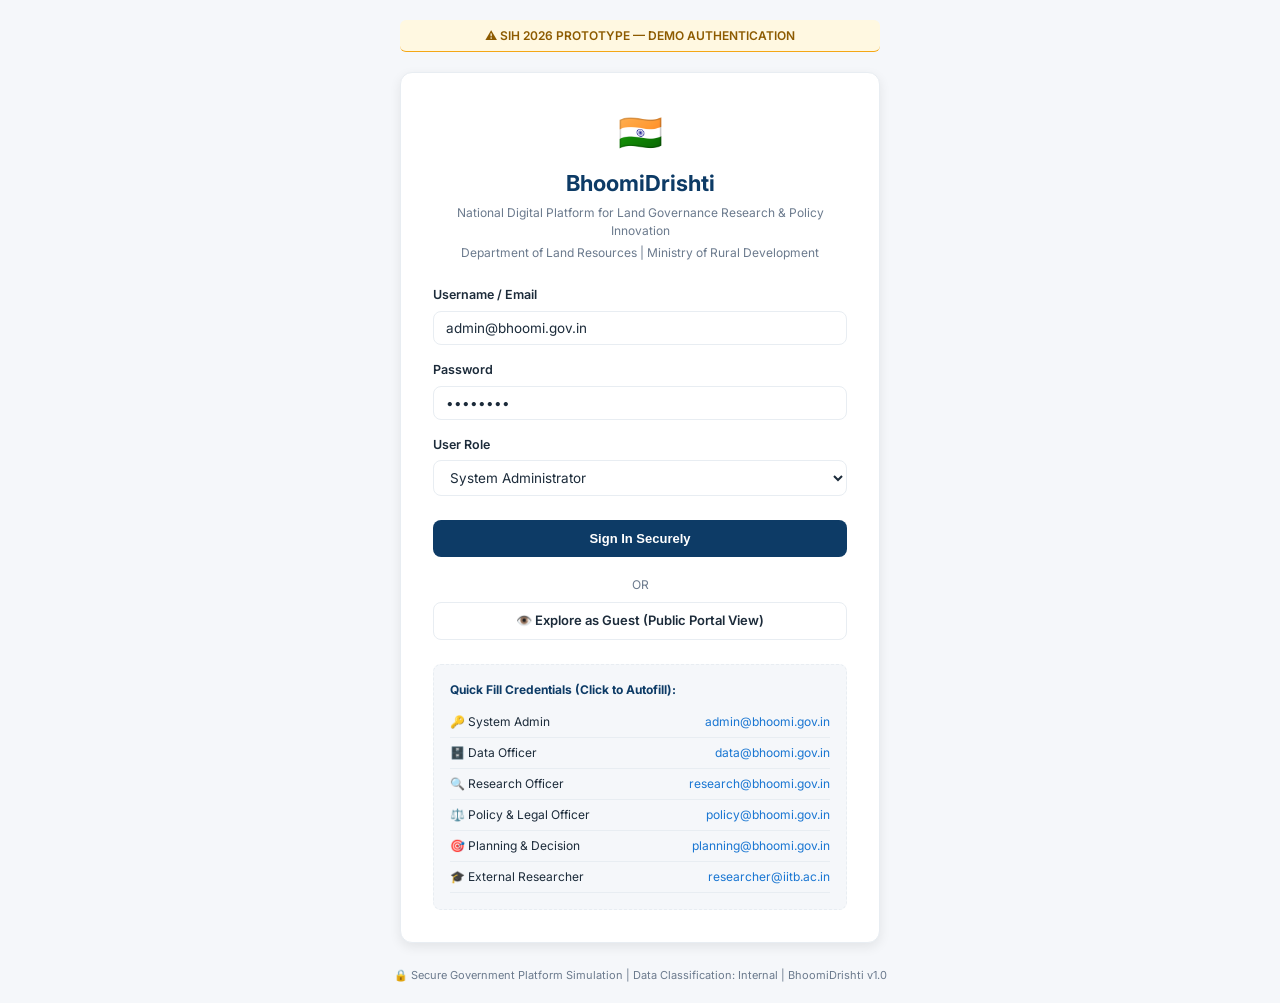
<file: index.html>
<!DOCTYPE html>
<html lang="en">
<head>
  <meta charset="UTF-8">
  <meta name="viewport" content="width=device-width, initial-scale=1.0">
  <title>BhoomiDrishti — Secure Portal Sign In</title>
  <link rel="preconnect" href="https://fonts.googleapis.com">
  <link rel="preconnect" href="https://fonts.gstatic.com" crossorigin>
  <link href="https://fonts.googleapis.com/css2?family=Inter:wght@400;500;600;700&display=swap" rel="stylesheet">
  <link rel="stylesheet" href="css/style.css">
  <style>
    body {
      background-color: var(--bg-main);
      display: flex;
      flex-direction: column;
      align-items: center;
      justify-content: center;
      min-height: 100vh;
      padding: 20px;
    }
    .login-container {
      width: 100%;
      max-width: 480px;
      background: white;
      border-radius: var(--radius-lg);
      border: 1px solid var(--border-color);
      box-shadow: var(--shadow-md);
      padding: 32px;
    }
    .login-header {
      text-align: center;
      margin-bottom: 24px;
    }
    .login-header .emblem {
      font-size: 36px;
      margin-bottom: 8px;
    }
    .login-header h1 {
      font-size: 22px;
      color: var(--primary-navy);
      font-weight: 700;
    }
    .login-header p {
      font-size: 12px;
      color: var(--text-muted);
      margin-top: 4px;
    }
    .demo-credentials-box {
      margin-top: 24px;
      background: var(--bg-main);
      border: 1px dashed var(--border-color);
      border-radius: var(--radius-md);
      padding: 16px;
      font-size: 12px;
    }
    .demo-credential-row {
      display: flex;
      justify-content: space-between;
      padding: 6px 0;
      border-bottom: 1px solid var(--border-color);
      cursor: pointer;
    }
    .demo-credential-row:hover {
      background: rgba(13, 59, 102, 0.05);
    }
  </style>
</head>
<body>

  <div class="demo-banner" style="position: relative; margin-bottom: 20px; width: 100%; max-width: 480px; border-radius: 6px;">
    ⚠️ SIH 2026 PROTOTYPE — DEMO AUTHENTICATION
  </div>

  <div class="login-container">
    <div class="login-header">
      <div class="emblem">🇮🇳</div>
      <h1>BhoomiDrishti</h1>
      <p>National Digital Platform for Land Governance Research & Policy Innovation</p>
      <p>Department of Land Resources | Ministry of Rural Development</p>
    </div>

    <form id="loginForm" onsubmit="handleLoginSubmit(event)">
      <div class="form-group">
        <label class="form-label" for="email">Username / Email</label>
        <input type="email" id="email" class="form-control" placeholder="e.g. admin@bhoomi.gov.in" required value="admin@bhoomi.gov.in">
      </div>

      <div class="form-group">
        <label class="form-label" for="password">Password</label>
        <input type="password" id="password" class="form-control" required value="Demo@123">
      </div>

      <div class="form-group">
        <label class="form-label" for="role">User Role</label>
        <select id="role" class="form-control" required>
          <option value="admin">System Administrator</option>
          <option value="data">Data & Integration Officer</option>
          <option value="research">Research Officer</option>
          <option value="policy">Policy & Legal Officer</option>
          <option value="decision">Planning & Decision Officer</option>
          <option value="external">External Knowledge Partner</option>
        </select>
      </div>

      <button type="submit" id="submitBtn" class="btn btn-primary btn-block" style="padding: 10px; margin-top: 8px;">
        Sign In Securely
      </button>

      <div style="text-align: center; margin: 16px 0 8px 0;">
        <span style="font-size: 12px; color: var(--text-muted);">OR</span>
      </div>

      <a href="public_portal.html" class="btn btn-secondary btn-block" style="text-align: center; display: block;">
        👁️ Explore as Guest (Public Portal View)
      </a>
    </form>

    <div class="demo-credentials-box">
      <div style="font-weight: 700; color: var(--primary-navy); margin-bottom: 8px;">
        Quick Fill Credentials (Click to Autofill):
      </div>
      <div class="demo-credential-row" onclick="autofill('admin@bhoomi.gov.in', 'admin')">
        <span>🔑 System Admin</span>
        <span style="color: var(--info-blue);">admin@bhoomi.gov.in</span>
      </div>
      <div class="demo-credential-row" onclick="autofill('data@bhoomi.gov.in', 'data')">
        <span>🗄️ Data Officer</span>
        <span style="color: var(--info-blue);">data@bhoomi.gov.in</span>
      </div>
      <div class="demo-credential-row" onclick="autofill('research@bhoomi.gov.in', 'research')">
        <span>🔍 Research Officer</span>
        <span style="color: var(--info-blue);">research@bhoomi.gov.in</span>
      </div>
      <div class="demo-credential-row" onclick="autofill('policy@bhoomi.gov.in', 'policy')">
        <span>⚖️ Policy & Legal Officer</span>
        <span style="color: var(--info-blue);">policy@bhoomi.gov.in</span>
      </div>
      <div class="demo-credential-row" onclick="autofill('planning@bhoomi.gov.in', 'decision')">
        <span>🎯 Planning & Decision</span>
        <span style="color: var(--info-blue);">planning@bhoomi.gov.in</span>
      </div>
      <div class="demo-credential-row" onclick="autofill('researcher@iitb.ac.in', 'external')">
        <span>🎓 External Researcher</span>
        <span style="color: var(--info-blue);">researcher@iitb.ac.in</span>
      </div>
    </div>
  </div>

  <div style="margin-top: 24px; font-size: 11px; color: var(--text-muted); text-align: center;">
    🔒 Secure Government Platform Simulation | Data Classification: Internal | BhoomiDrishti v1.0
  </div>

  <script src="js/mockdata.js"></script>
  <script src="js/auth.js"></script>
  <script>
    function autofill(email, role) {
      document.getElementById('email').value = email;
      document.getElementById('password').value = 'Demo@123';
      document.getElementById('role').value = role;
    }

    function handleLoginSubmit(event) {
      event.preventDefault();
      const email = document.getElementById('email').value;
      const password = document.getElementById('password').value;
      const role = document.getElementById('role').value;
      const btn = document.getElementById('submitBtn');

      btn.innerText = "Authenticating Session...";
      btn.disabled = true;

      setTimeout(() => {
        const result = BhoomiAuth.login(email, password, role);
        if (result.success) {
          window.location.href = result.redirectUrl;
        } else {
          alert(result.message);
          btn.innerText = "Sign In Securely";
          btn.disabled = false;
        }
      }, 600);
    }
  </script>
</body>
</html>
</file>
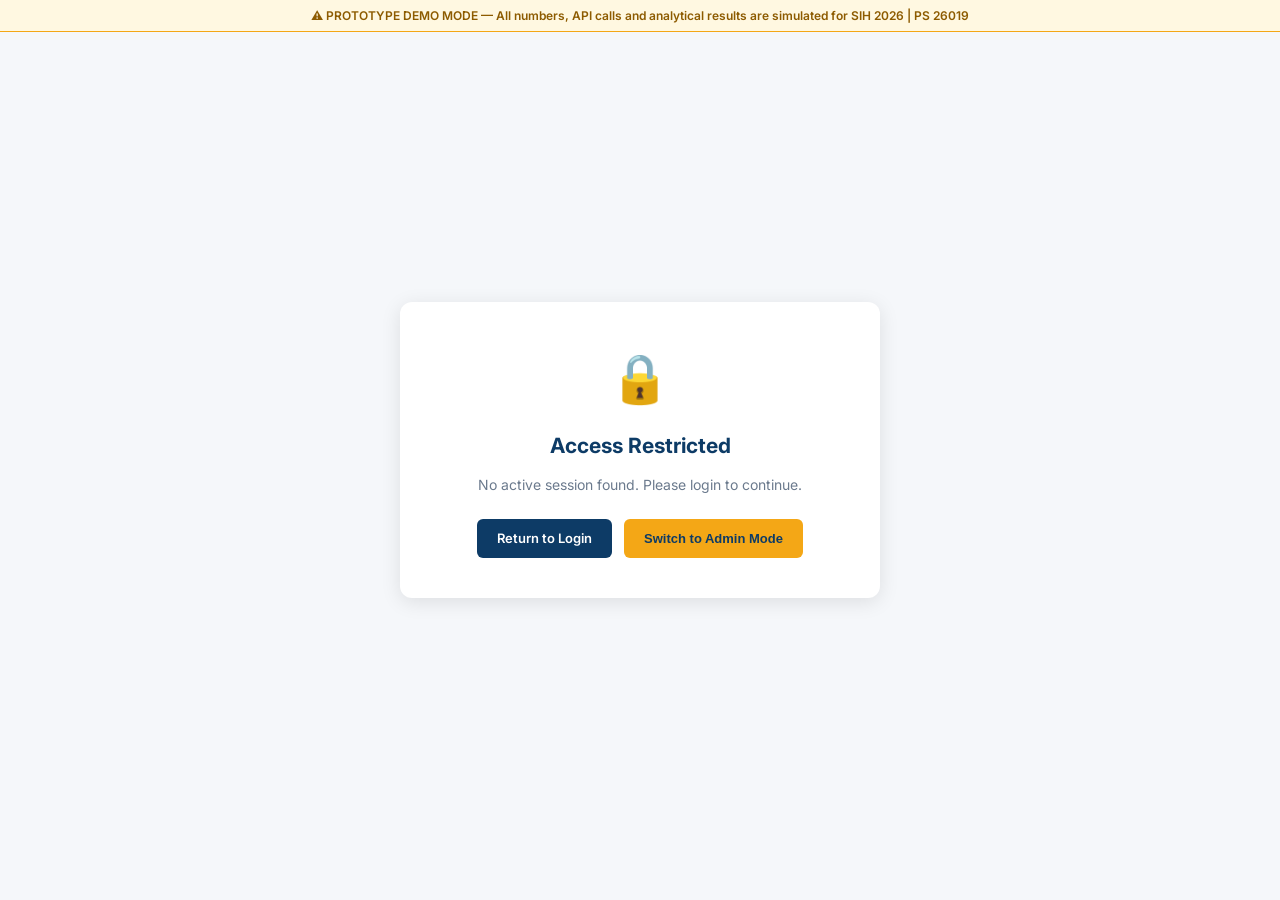
<file: admin_dashboard.html>
<!DOCTYPE html>
<html lang="en">
<head>
  <meta charset="UTF-8">
  <meta name="viewport" content="width=device-width, initial-scale=1.0">
  <title>BhoomiDrishti — System Administrator Portal</title>
  <link rel="preconnect" href="https://fonts.googleapis.com">
  <link rel="preconnect" href="https://fonts.gstatic.com" crossorigin>
  <link href="https://fonts.googleapis.com/css2?family=Inter:wght@400;500;600;700&display=swap" rel="stylesheet">
  <link rel="stylesheet" href="css/style.css">
</head>
<body>

  <div class="layout-container">
    <main class="main-content">
      
      <div class="breadcrumb">
        <a href="admin_dashboard.html">Home</a>
        <span class="breadcrumb-separator">></span>
        <span>System Administration</span>
      </div>

      <div style="display: flex; justify-content: space-between; align-items: center; margin-bottom: 24px;">
        <div>
          <h1 class="page-header-title">System Administrator Dashboard</h1>
          <p class="page-header-subtitle">Platform health, user access controls, integration APIs, and audit trails</p>
        </div>
        <button onclick="openAddUserModal()" class="btn btn-primary">➕ Add Government User</button>
      </div>

      <!-- OVERVIEW STATS -->
      <div class="grid-4">
        <div class="stat-card">
          <span class="stat-header">TOTAL REGISTERED USERS</span>
          <span class="stat-value" id="statUsersCount">47</span>
          <span class="stat-footer trend-up">▲ 6 Added This Month</span>
        </div>
        <div class="stat-card">
          <span class="stat-header">ACTIVE SESSIONS TODAY</span>
          <span class="stat-value">12</span>
          <span class="stat-footer trend-up">🟢 Normal Operations</span>
        </div>
        <div class="stat-card">
          <span class="stat-header">API CALLS PROCESSED</span>
          <span class="stat-value">3,842</span>
          <span class="stat-footer trend-up">▲ 12% vs Yesterday</span>
        </div>
        <div class="stat-card">
          <span class="stat-header">SYSTEM UPTIME</span>
          <span class="stat-value">99.8%</span>
          <span class="stat-footer trend-up">🟢 SLAs Met</span>
        </div>
      </div>

      <!-- USER MANAGEMENT SECTION -->
      <div class="card" id="users">
        <div class="card-header">
          <h3 class="card-title">👥 Government User Directory & RBAC Status</h3>
          <span class="demo-badge">ROLE RESTRICTED</span>
        </div>
        <div class="table-responsive">
          <table class="gov-table" id="usersTable">
            <thead>
              <tr>
                <th>User Name</th>
                <th>Role</th>
                <th>Department / Unit</th>
                <th>Jurisdiction</th>
                <th>Status</th>
                <th>Last Login</th>
                <th>Actions</th>
              </tr>
            </thead>
            <tbody></tbody>
          </table>
        </div>
      </div>

      <!-- API MANAGEMENT & OUTBOUND APIS (REQ 18) -->
      <div class="card" id="apis">
        <div class="card-header">
          <h3 class="card-title">🔌 BhoomiDrishti Outbound APIs (Requirement 18)</h3>
          <span class="demo-badge">SIMULATED API EXPOSURE</span>
        </div>
        <p style="font-size: 13px; color: var(--text-muted); margin-bottom: 16px;">
          Exposed API endpoints for integrating BhoomiDrishti research, GIS layers, and policy digests with external state revenue portals and national databases:
        </p>
        <div id="outboundApisContainer" class="grid-2"></div>
      </div>

      <!-- AUDIT LOGS SECTION -->
      <div class="card" id="audit">
        <div class="card-header">
          <h3 class="card-title">📋 Platform Audit & Activity Logs</h3>
          <button onclick="BhoomiShared.showToast('Audit log exported to CSV.', 'success')" class="btn btn-sm btn-secondary">⬇️ Export Audit Log CSV</button>
        </div>
        <div class="table-responsive">
          <table class="gov-table">
            <thead>
              <tr>
                <th>Timestamp</th>
                <th>User</th>
                <th>Role</th>
                <th>Action</th>
                <th>Resource Target</th>
                <th>Status</th>
              </tr>
            </thead>
            <tbody>
              <tr>
                <td>2026-09-19 14:10:22</td>
                <td>Rajesh Kumar Verma</td>
                <td><span class="status-pill status-info">Admin</span></td>
                <td>USER_LOGIN</td>
                <td>System Admin Portal</td>
                <td><span class="status-pill status-active">Success</span></td>
              </tr>
              <tr>
                <td>2026-09-19 13:45:10</td>
                <td>Priya Sharma</td>
                <td><span class="status-pill status-active">Data</span></td>
                <td>API_SYNC_TRIGGER</td>
                <td>Bhuvan LULC Stream</td>
                <td><span class="status-pill status-active">Success</span></td>
              </tr>
              <tr>
                <td>2026-09-19 12:30:05</td>
                <td>Dr. Anand Mishra</td>
                <td><span class="status-pill status-partial">Research</span></td>
                <td>AI_SYNTHESIS_GENERATE</td>
                <td>Nagpur Project Corridor</td>
                <td><span class="status-pill status-active">Success</span></td>
              </tr>
            </tbody>
          </table>
        </div>
      </div>

    </main>
  </div>

  <script src="js/mockdata.js"></script>
  <script src="js/auth.js"></script>
  <script src="js/shared.js"></script>
  <script src="js/admin.js"></script>
  <script>
    document.addEventListener("DOMContentLoaded", () => {
      BhoomiShared.init("admin_dashboard.html", "overview");
      renderUsersTable();
      renderOutboundApis();
    });
  </script>
</body>
</html>
</file>
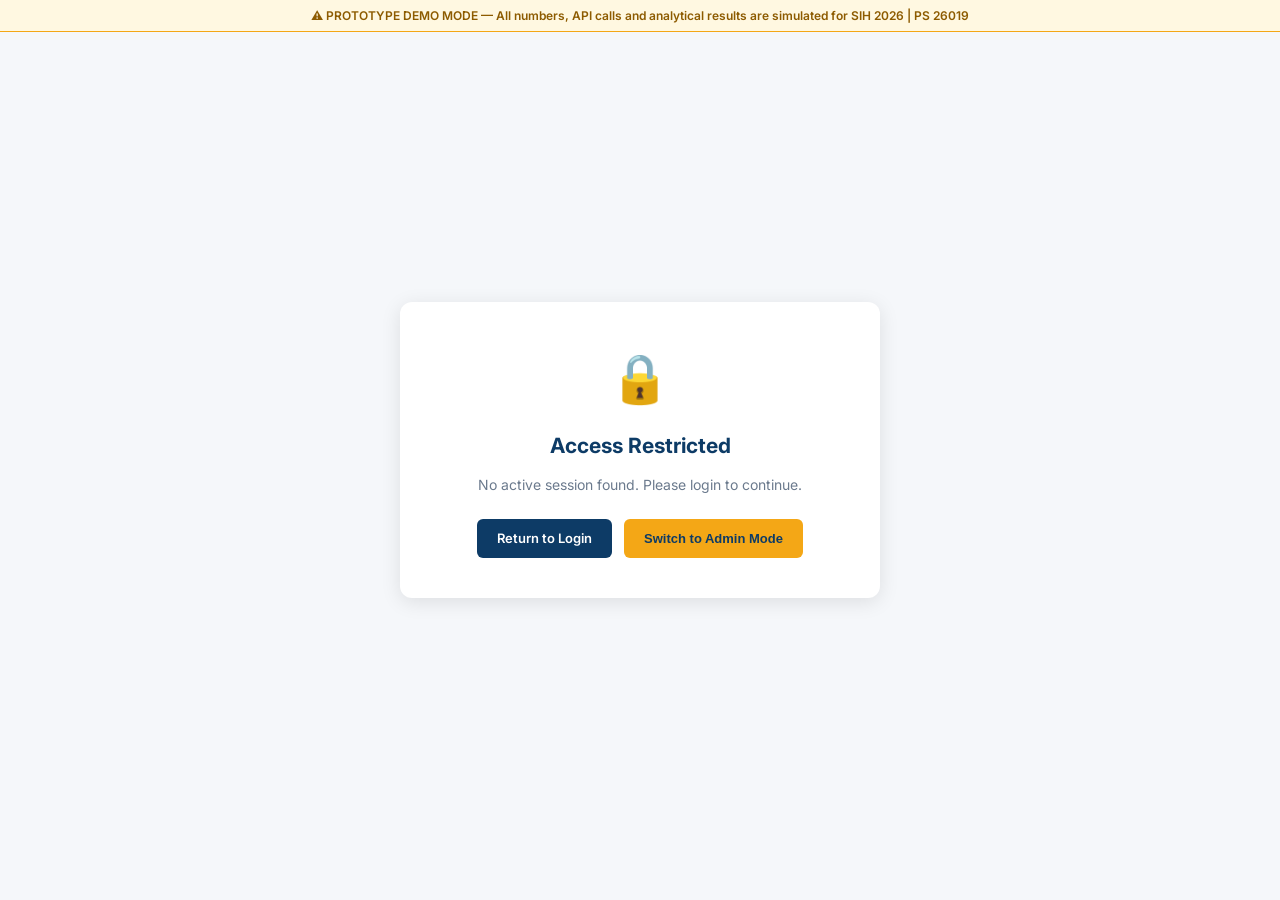
<file: data_dashboard.html>
<!DOCTYPE html>
<html lang="en">
<head>
  <meta charset="UTF-8">
  <meta name="viewport" content="width=device-width, initial-scale=1.0">
  <title>BhoomiDrishti — Data Officer Portal</title>
  <link rel="preconnect" href="https://fonts.googleapis.com">
  <link rel="preconnect" href="https://fonts.gstatic.com" crossorigin>
  <link href="https://fonts.googleapis.com/css2?family=Inter:wght@400;500;600;700&display=swap" rel="stylesheet">
  <link rel="stylesheet" href="css/style.css">
</head>
<body>

  <div class="layout-container">
    <main class="main-content">
      
      <div class="breadcrumb">
        <a href="data_dashboard.html">Home</a>
        <span class="breadcrumb-separator">></span>
        <span>Data & Integration</span>
      </div>

      <div style="display: flex; justify-content: space-between; align-items: center; margin-bottom: 24px;">
        <div>
          <h1 class="page-header-title">Data & Integration Officer Dashboard</h1>
          <p class="page-header-subtitle">Monitors government dataset integrations, freshness, quality checks, and metadata validation</p>
        </div>
        <button onclick="triggerAllSync()" class="btn btn-primary">🔄 Sync All Data Streams</button>
      </div>

      <!-- STORY PANEL: HOW BHOOMIDRISHTI SOLVES THE UNDERUTILIZED DATA PROBLEM -->
      <div class="card" style="background: linear-gradient(135deg, #FFFFFF 0%, #F5F7FA 100%); border-left: 4px solid var(--primary-navy);">
        <div class="card-header">
          <h3 class="card-title">💡 How BhoomiDrishti Solves the Underutilized Data Problem</h3>
          <span class="demo-badge">GOVERNMENT WORKFLOW</span>
        </div>
        <div class="grid-2">
          <div style="background: white; padding: 16px; border-radius: var(--radius-md); border: 1px solid var(--border-color);">
            <h4 style="color: var(--error-red); font-size: 13px; margin-bottom: 8px;">❌ TRADITIONAL SCATTERED GOVT DATA</h4>
            <ul style="font-size: 12.5px; color: var(--text-muted); padding-left: 18px; line-height: 1.6;">
              <li>15+ isolated portals (Census, Bhuvan, Mahabhulekh, IMD)</li>
              <li>Manual entry & duplicate land records</li>
              <li>No unified quality validation or AI indexing</li>
              <li>Underutilized research datasets trapped in PDFs</li>
            </ul>
          </div>
          <div style="background: white; padding: 16px; border-radius: var(--radius-md); border: 1px solid var(--border-color);">
            <h4 style="color: var(--secondary-green); font-size: 13px; margin-bottom: 8px;">✅ BHOOMIDRISHTI INTEGRATED WORKFLOW</h4>
            <div style="font-size: 12px; font-weight: 600; color: var(--primary-navy); background: var(--accent-saffron-light); padding: 8px; border-radius: 4px; text-align: center; margin-bottom: 8px;">
              Govt Data Sources → Secure API → Quality Check → Data Officer Review → Analytical Engine
            </div>
            <p style="font-size: 12px; color: var(--text-muted);">
              Data Officers monitor stream health and validate freshness rather than manually re-entering records.
            </p>
          </div>
        </div>
      </div>

      <!-- DATA SOURCES GRID -->
      <div class="card" id="sources">
        <div class="card-header">
          <h3 class="card-title">🗄️ Integrated Government Data Streams</h3>
          <span class="demo-badge">SIMULATED INTEGRATION</span>
        </div>
        <div id="dataSourcesGrid" class="grid-3"></div>
      </div>

      <!-- INGESTION QUEUE WITH PROGRESS BARS -->
      <div class="card" id="ingestion">
        <div class="card-header">
          <h3 class="card-title">📥 Live Data Ingestion & Quality Validation Queue</h3>
          <span class="demo-badge">REALTIME MONITOR</span>
        </div>
        <div class="table-responsive">
          <table class="gov-table">
            <thead>
              <tr>
                <th>Dataset Name</th>
                <th>Source Stream</th>
                <th>Records Processed</th>
                <th>Validation Progress</th>
                <th>Quality Status</th>
                <th>Actions</th>
              </tr>
            </thead>
            <tbody>
              <tr>
                <td style="font-weight: 600; color: var(--primary-navy);">Maharashtra LULC 2024 Vector</td>
                <td>Bhuvan / NRSC</td>
                <td>45,230 / 45,230</td>
                <td style="width: 200px;">
                  <div class="progress-bar-bg"><div class="progress-bar-fill" style="width: 100%;"></div></div>
                </td>
                <td><span class="status-pill status-active">100% Validated</span></td>
                <td><button onclick="BhoomiShared.showToast('Dataset validated and approved for GIS layer.', 'success')" class="btn btn-sm btn-secondary">Approve</button></td>
              </tr>
              <tr>
                <td style="font-weight: 600; color: var(--primary-navy);">Nagpur District Land Parcels</td>
                <td>Mahabhulekh API</td>
                <td>21,840 / 28,000</td>
                <td style="width: 200px;">
                  <div class="progress-bar-bg"><div class="progress-bar-fill" style="width: 78%;"></div></div>
                </td>
                <td><span class="status-pill status-syncing">Syncing (78%)</span></td>
                <td><button onclick="BhoomiShared.showToast('Validation log reviewed.', 'info')" class="btn btn-sm btn-secondary">Logs</button></td>
              </tr>
            </tbody>
          </table>
        </div>
      </div>

    </main>
  </div>

  <script src="js/mockdata.js"></script>
  <script src="js/auth.js"></script>
  <script src="js/shared.js"></script>
  <script src="js/data.js"></script>
  <script>
    document.addEventListener("DOMContentLoaded", () => {
      BhoomiShared.init("data_dashboard.html", "overview");
      renderDataSources();
    });
  </script>
</body>
</html>
</file>
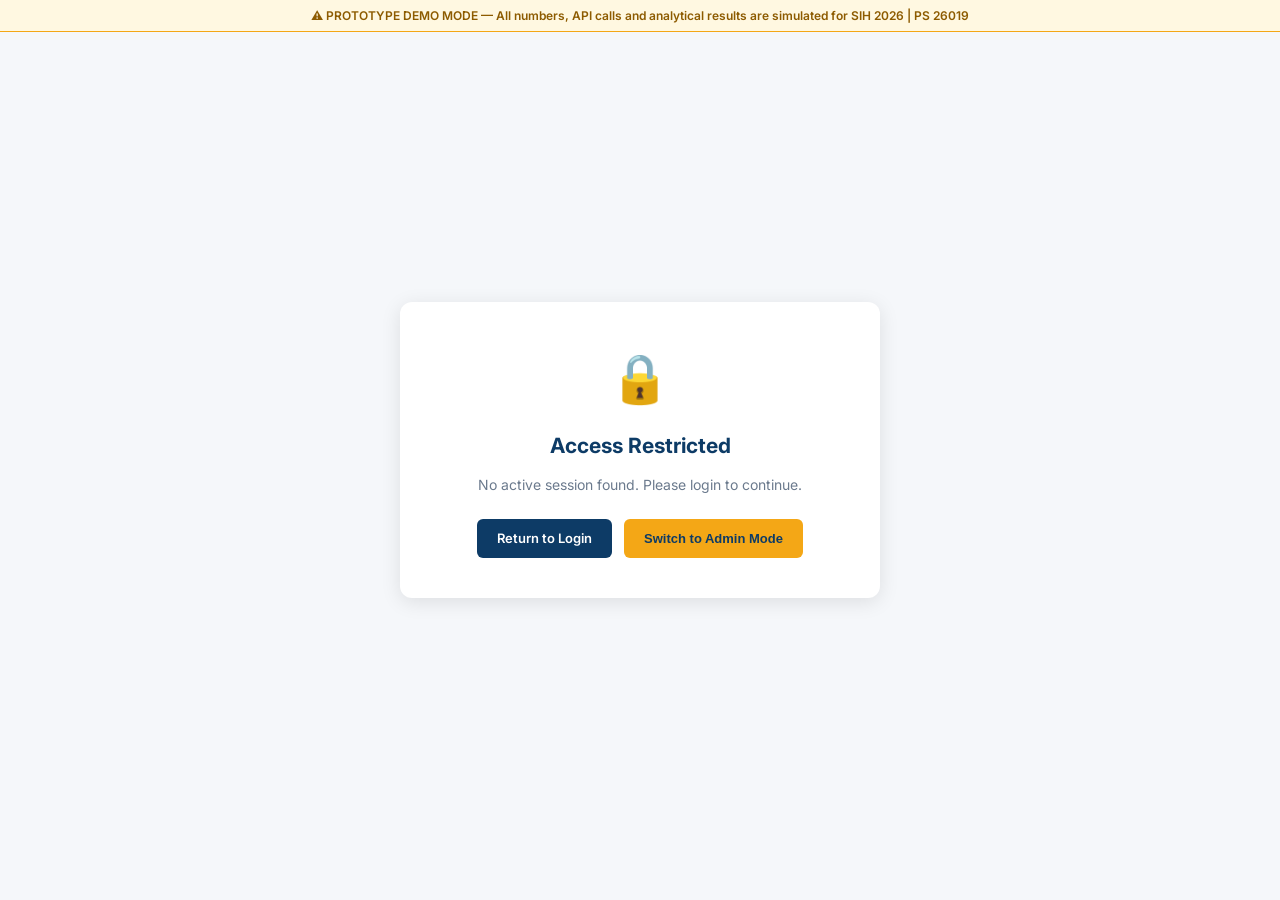
<file: decision_dashboard.html>
<!DOCTYPE html>
<html lang="en">
<head>
  <meta charset="UTF-8">
  <meta name="viewport" content="width=device-width, initial-scale=1.0">
  <title>BhoomiDrishti — Planning & Decision Officer Portal</title>
  <link rel="preconnect" href="https://fonts.googleapis.com">
  <link rel="preconnect" href="https://fonts.gstatic.com" crossorigin>
  <link href="https://fonts.googleapis.com/css2?family=Inter:wght@400;500;600;700&display=swap" rel="stylesheet">
  <link rel="stylesheet" href="css/style.css">
  <style>
    .gis-map-container {
      width: 100%;
      height: 360px;
      background: #1E293B;
      border-radius: var(--radius-md);
      position: relative;
      overflow: hidden;
      display: flex;
      align-items: center;
      justify-content: center;
      color: white;
    }
    .map-legend {
      position: absolute;
      bottom: 12px;
      left: 12px;
      background: rgba(15, 23, 42, 0.85);
      padding: 8px 12px;
      border-radius: 6px;
      font-size: 11px;
      display: flex;
      gap: 12px;
    }
  </style>
</head>
<body>

  <div class="layout-container">
    <main class="main-content">
      
      <div class="breadcrumb">
        <a href="decision_dashboard.html">Home</a>
        <span class="breadcrumb-separator">></span>
        <span>Decision Support Ecosystem</span>
      </div>

      <!-- ACTIVE PROJECT BANNER -->
      <div class="card" style="background: linear-gradient(135deg, #0D3B66 0%, #1A6B3C 100%); color: white; padding: 24px;">
        <div style="display: flex; justify-content: space-between; align-items: center;">
          <div>
            <span class="role-badge decision" style="background: var(--accent-saffron); color: var(--primary-navy-dark); margin-bottom: 8px; display: inline-block;">ACTIVE DECISION WORKSPACE</span>
            <h2 style="font-size: 20px; font-weight: 700;">📁 Proposed Nagpur → Manali Highway Project</h2>
            <p style="font-size: 13px; color: #E0E6ED; margin-top: 4px;">Cross-Dashboard Synthesis: Data, Research, Policy & GIS Layers</p>
          </div>
          <button onclick="generateEvidenceReportModal()" class="btn btn-saffron">📄 Export Official Evidence Report</button>
        </div>
      </div>

      <!-- GIS ANALYSIS SECTION -->
      <div class="card" id="gis">
        <div class="card-header">
          <h3 class="card-title">🗺️ Interactive GIS Spatial Overlay & Route Corridors</h3>
          <span class="demo-badge">SIMULATED GIS</span>
        </div>
        
        <div class="gis-map-container" id="gisMapCanvas">
          <!-- SVG MAP SIMULATION -->
          <svg width="100%" height="100%" viewBox="0 0 800 360">
            <!-- Background Zone Shapes -->
            <rect x="50" y="80" width="300" height="180" fill="#2ECC71" opacity="0.2" />
            <text x="60" y="100" fill="#2ECC71" font-size="11" font-weight="600">Agricultural Zone (High Yield)</text>

            <rect x="420" y="40" width="280" height="150" fill="#8B4513" opacity="0.3" />
            <text x="430" y="60" fill="#E2E8F0" font-size="11" font-weight="600">Notified Forest Land (Clearance Required)</text>

            <circle cx="200" cy="240" r="40" fill="#3498DB" opacity="0.3" />
            <text x="180" y="245" fill="#60A5FA" font-size="10">Water Reservoir</text>

            <!-- Route Corridors -->
            <!-- Route A (Red) -->
            <path d="M 80 300 Q 250 180 720 80" stroke="#EF4444" stroke-width="4" stroke-dasharray="6,4" fill="none" />
            
            <!-- Route B (Blue - Bypass) -->
            <path d="M 80 300 Q 200 80 720 80" stroke="#3B82F6" stroke-width="4" stroke-dasharray="6,4" fill="none" />

            <!-- Route C (Purple) -->
            <path d="M 80 300 Q 400 280 720 80" stroke="#A855F7" stroke-width="4" stroke-dasharray="6,4" fill="none" />

            <!-- City Markers -->
            <circle cx="80" cy="300" r="6" fill="#F4A716" />
            <text x="70" y="325" fill="white" font-size="12" font-weight="700">Nagpur</text>

            <circle cx="720" cy="80" r="6" fill="#F4A716" />
            <text x="710" y="65" fill="white" font-size="12" font-weight="700">Manali</text>
          </svg>

          <div class="map-legend">
            <span><strong style="color: #EF4444;">---</strong> Route A (Direct)</span>
            <span><strong style="color: #3B82F6;">---</strong> Route B (Forest Bypass)</span>
            <span><strong style="color: #A855F7;">---</strong> Route C (HW Expansion)</span>
          </div>
        </div>
      </div>

      <!-- NEUTRAL SCENARIO COMPARISON TABLE (RULE F) -->
      <div class="card" id="scenarios">
        <div class="card-header">
          <h3 class="card-title">🎯 Multi-Criteria Scenario Comparison</h3>
          <span class="demo-badge">DECISION SUPPORT NEUTRAL</span>
        </div>
        <div class="alert-box alert-info">
          ℹ️ <strong>Rule F Compliance:</strong> Decision support observations highlight analytical metrics (e.g. lowest forest overlap) without autonomous AI decision-making. Final decisions rest with government authorities.
        </div>
        <div class="table-responsive">
          <table class="gov-table" id="scenariosTable">
            <thead>
              <tr>
                <th>Scenario Route</th>
                <th>Distance</th>
                <th>Agri Land Impact</th>
                <th>Forest Overlap</th>
                <th>Population Exposure</th>
                <th>Legal Constraints</th>
                <th>Analytical Observation</th>
              </tr>
            </thead>
            <tbody>
              <tr>
                <td style="font-weight: 700; color: #EF4444;">Route A (Direct)</td>
                <td>1,380 km</td>
                <td>142 km²</td>
                <td>18.4 km²</td>
                <td>1.24 Lakhs</td>
                <td>4 Clearances</td>
                <td>Direct route; moderate environmental overlap.</td>
              </tr>
              <tr style="background: #F0FDF4;">
                <td style="font-weight: 700; color: #3B82F6;">Route B (Bypass)</td>
                <td>1,420 km</td>
                <td>168 km²</td>
                <td><strong style="color: var(--secondary-green);">8.2 km² (Lowest)</strong></td>
                <td><strong style="color: var(--secondary-green);">0.98 Lakhs (Lowest)</strong></td>
                <td>7 Clearances</td>
                <td><span class="status-pill status-active">Lowest Forest & Population Impact</span></td>
              </tr>
              <tr>
                <td style="font-weight: 700; color: #A855F7;">Route C (HW Expansion)</td>
                <td>1,365 km</td>
                <td><strong style="color: var(--secondary-green);">124 km² (Lowest)</strong></td>
                <td>24.6 km²</td>
                <td>1.41 Lakhs</td>
                <td>3 Clearances</td>
                <td>Lowest agricultural parcel acquisition.</td>
              </tr>
            </tbody>
          </table>
        </div>
        <div class="alert-box alert-warning" style="margin-top: 16px;">
          🌧️ <strong>IMD Climate & Rainfall Overlay Observation:</strong> Candidate Corridor Route B passes through districts (Nagpur/Thane) experiencing +12.3% to +17.8% excess monsoon rainfall. Additional high-capacity culvert and runoff drainage infrastructure is recommended in the project specification. <em>(Source: India Meteorological Department API — Monsoon Data)</em>
        </div>
      </div>

      <!-- CROSS-DASHBOARD PROJECT WORKSPACE (RULE K) -->
      <div class="card">
        <div class="card-header">
          <h3 class="card-title">🤝 Unified Project Workspace — Cross-Dashboard Layers</h3>
          <span class="demo-badge">RULE K COMPLIANCE</span>
        </div>
        <div class="grid-4">
          <div style="background: var(--bg-main); padding: 12px; border-radius: var(--radius-md);">
            <div style="font-size: 11px; color: var(--text-muted);">🗄️ DATA LAYER</div>
            <div style="font-size: 13px; font-weight: 600; margin-top: 4px;">Bhuvan & Census Linked</div>
            <div style="font-size: 11px; color: var(--secondary-green); margin-top: 4px;">Updated by Data Officer</div>
          </div>
          <div style="background: var(--bg-main); padding: 12px; border-radius: var(--radius-md);">
            <div style="font-size: 11px; color: var(--text-muted);">🔍 RESEARCH LAYER</div>
            <div style="font-size: 13px; font-weight: 600; margin-top: 4px;">42 Papers Synthesized</div>
            <div style="font-size: 11px; color: var(--secondary-green); margin-top: 4px;">Updated by Research Officer</div>
          </div>
          <div style="background: var(--bg-main); padding: 12px; border-radius: var(--radius-md);">
            <div style="font-size: 11px; color: var(--text-muted);">⚖️ POLICY & LEGAL LAYER</div>
            <div style="font-size: 13px; font-weight: 600; margin-top: 4px;">7 Constraints Identified</div>
            <div style="font-size: 11px; color: var(--secondary-green); margin-top: 4px;">Updated by Policy Officer</div>
          </div>
          <div style="background: var(--bg-main); padding: 12px; border-radius: var(--radius-md);">
            <div style="font-size: 11px; color: var(--text-muted);">🎯 DECISION LAYER</div>
            <div style="font-size: 13px; font-weight: 600; margin-top: 4px;">3 Scenarios Analysed</div>
            <div style="font-size: 11px; color: var(--primary-navy); margin-top: 4px;">Active Review</div>
          </div>
        </div>
      </div>

    </main>
  </div>

  <script src="js/mockdata.js"></script>
  <script src="js/auth.js"></script>
  <script src="js/shared.js"></script>
  <script src="js/decision.js"></script>
  <script>
    document.addEventListener("DOMContentLoaded", () => {
      BhoomiShared.init("decision_dashboard.html", "overview");
    });
  </script>
</body>
</html>
</file>
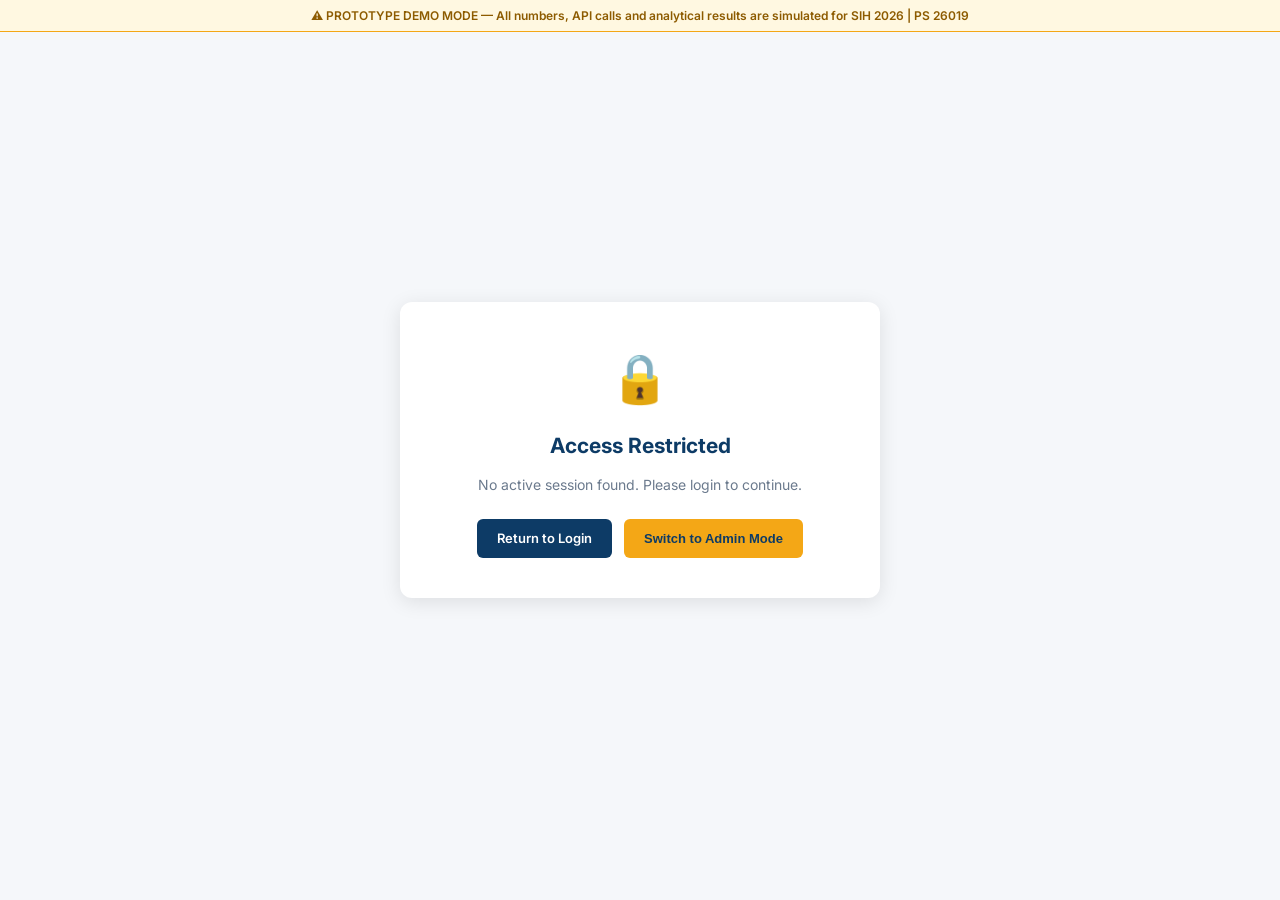
<file: external_portal.html>
<!DOCTYPE html>
<html lang="en">
<head>
  <meta charset="UTF-8">
  <meta name="viewport" content="width=device-width, initial-scale=1.0">
  <title>BhoomiDrishti — External Knowledge Partner Portal</title>
  <link rel="preconnect" href="https://fonts.googleapis.com">
  <link rel="preconnect" href="https://fonts.gstatic.com" crossorigin>
  <link href="https://fonts.googleapis.com/css2?family=Inter:wght@400;500;600;700&display=swap" rel="stylesheet">
  <link rel="stylesheet" href="css/style.css">
</head>
<body>

  <div class="layout-container">
    <main class="main-content">
      
      <div class="breadcrumb">
        <a href="external_portal.html">Home</a>
        <span class="breadcrumb-separator">></span>
        <span>External Knowledge Partner</span>
      </div>

      <!-- WELCOME PANEL FOR EXTERNAL RESEARCHERS -->
      <div class="card" style="background: white; border-left: 4px solid var(--info-blue);">
        <div class="card-header">
          <h3 class="card-title">🎓 Welcome, External Research Partner</h3>
          <span class="role-badge external">Academic / Research Org Access</span>
        </div>
        <p style="font-size: 13.5px; color: var(--text-primary); margin-bottom: 12px;">
          You are logged in as an <strong>External Knowledge Partner</strong> (IIT Bombay / Research Partner). You have read-only access to open-access research, public geospatial datasets, and national innovation grant calls.
        </p>
        <div style="font-size: 12px; display: flex; gap: 16px; color: var(--text-muted);">
          <span>✅ Browse Open Research</span>
          <span>✅ Download Public Datasets</span>
          <span>✅ Submit Proposals</span>
          <span>🔒 Restricted Govt Data Locked</span>
        </div>
      </div>

      <!-- OPEN RESEARCH SEARCH FOR EXTERNAL PORTAL -->
      <div class="card" id="browse">
        <div class="card-header">
          <h3 class="card-title">🔍 Open Research Repository Browser</h3>
          <span class="demo-badge">PUBLIC ACCESS</span>
        </div>
        <div id="externalDocsGrid" class="grid-2"></div>
      </div>

      <!-- PUBLIC DATASETS DOWNLOAD -->
      <div class="card" id="datasets">
        <div class="card-header">
          <h3 class="card-title">📊 Open Geospatial Datasets for Academic Use</h3>
        </div>
        <div class="table-responsive">
          <table class="gov-table">
            <thead>
              <tr><th>Dataset Name</th><th>Agency</th><th>Format</th><th>Action</th></tr>
            </thead>
            <tbody>
              <tr>
                <td>LULC 2023 National Vector Series</td>
                <td>ISRO NRSC</td>
                <td>GeoTIFF</td>
                <td><button onclick="BhoomiShared.showToast('Download started for academic dataset.', 'success')" class="btn btn-sm btn-secondary">⬇️ Download File</button></td>
              </tr>
            </tbody>
          </table>
        </div>
      </div>

    </main>
  </div>

  <script src="js/mockdata.js"></script>
  <script src="js/auth.js"></script>
  <script src="js/shared.js"></script>
  <script src="js/external.js"></script>
  <script>
    document.addEventListener("DOMContentLoaded", () => {
      BhoomiShared.init("external_portal.html", "welcome");
      renderExternalDocs();
    });
  </script>
</body>
</html>
</file>
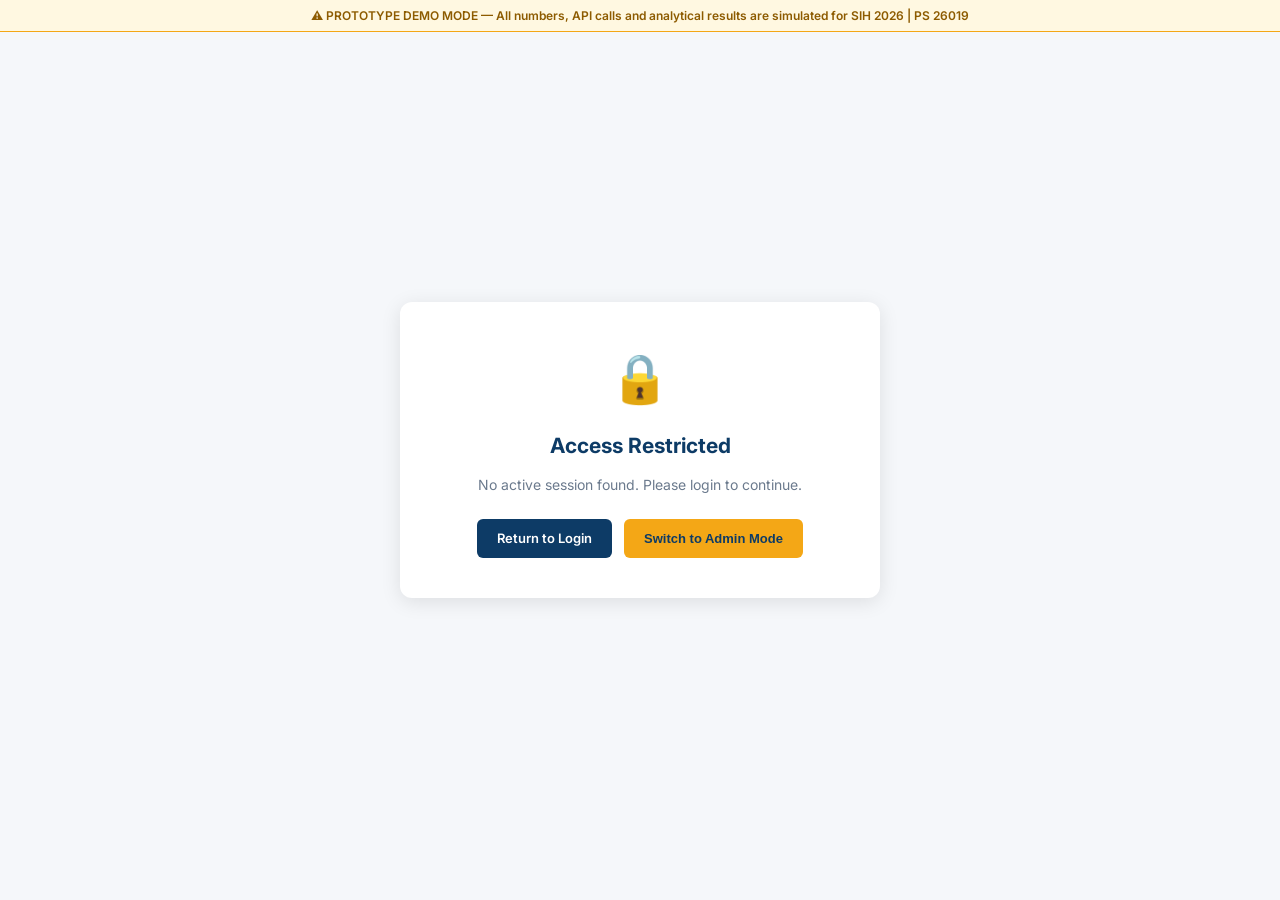
<file: policy_dashboard.html>
<!DOCTYPE html>
<html lang="en">
<head>
  <meta charset="UTF-8">
  <meta name="viewport" content="width=device-width, initial-scale=1.0">
  <title>BhoomiDrishti — Policy & Legal Officer Portal</title>
  <link rel="preconnect" href="https://fonts.googleapis.com">
  <link rel="preconnect" href="https://fonts.gstatic.com" crossorigin>
  <link href="https://fonts.googleapis.com/css2?family=Inter:wght@400;500;600;700&display=swap" rel="stylesheet">
  <link rel="stylesheet" href="css/style.css">
</head>
<body>

  <div class="layout-container">
    <main class="main-content">
      
      <div class="breadcrumb">
        <a href="policy_dashboard.html">Home</a>
        <span class="breadcrumb-separator">></span>
        <span>Policy & Legal Frameworks</span>
      </div>

      <div style="display: flex; justify-content: space-between; align-items: center; margin-bottom: 24px;">
        <div>
          <h1 class="page-header-title">Policy & Legal Officer Dashboard</h1>
          <p class="page-header-subtitle">Monitors national & state policy performance, legal constraints, and reform simulations</p>
        </div>
        <button onclick="runPolicySimulation()" class="btn btn-primary">🎮 Run Policy Reform Simulation</button>
      </div>

      <!-- POLICY PERFORMANCE MONITORING SECTION (REQ 8) -->
      <div class="card" id="performance">
        <div class="card-header">
          <h3 class="card-title">📈 Policy Performance Monitoring (Requirement 8)</h3>
          <span class="demo-badge">NATIONAL INDICATORS</span>
        </div>
        <p style="font-size: 13px; color: var(--text-muted); margin-bottom: 16px;">
          Tracks baseline vs current policy performance metrics across active land governance reforms:
        </p>
        <div class="table-responsive">
          <table class="gov-table">
            <thead>
              <tr>
                <th>Policy Initiative</th>
                <th>Jurisdiction</th>
                <th>Baseline Metric</th>
                <th>Current Indicator</th>
                <th>Target Goal</th>
                <th>Trend</th>
                <th>Status</th>
              </tr>
            </thead>
            <tbody>
              <tr>
                <td style="font-weight: 600; color: var(--primary-navy);">Land Records Digitization Initiative (DILRMP)</td>
                <td>National</td>
                <td>42% Digitized (2018)</td>
                <td><strong>89.4% Digitized</strong></td>
                <td>95% Target</td>
                <td><span class="trend-up">▲ Improving</span></td>
                <td><span class="status-pill status-active">On Track</span></td>
              </tr>
              <tr>
                <td style="font-weight: 600; color: var(--primary-navy);">SVAMITVA Property Card Distribution</td>
                <td>Central / States</td>
                <td>0 Village Cards (2020)</td>
                <td><strong>1.42 Cr Cards Issued</strong></td>
                <td>2.0 Cr Target</td>
                <td><span class="trend-up">▲ Improving</span></td>
                <td><span class="status-pill status-active">On Track</span></td>
              </tr>
              <tr>
                <td style="font-weight: 600; color: var(--primary-navy);">Fast-Track Land Dispute Resolution Cells</td>
                <td>Maharashtra</td>
                <td>18.5 Month Resolution</td>
                <td><strong>14.2 Month Resolution</strong></td>
                <td>12.0 Month Target</td>
                <td><span class="trend-up">▲ Improving</span></td>
                <td><span class="status-pill status-partial">Moderate</span></td>
              </tr>
            </tbody>
          </table>
        </div>
      </div>

      <!-- POLICY REPOSITORY -->
      <div class="card" id="repo">
        <div class="card-header">
          <h3 class="card-title">📜 Central & State Policy Repository</h3>
          <span class="demo-badge">AUTHORITATIVE LAWS</span>
        </div>
        <div id="policyDocsGrid" class="grid-2"></div>
      </div>

      <!-- POLICY REFORM SIMULATION ENGINE -->
      <div class="card" id="simulation">
        <div class="card-header">
          <h3 class="card-title">🎮 Policy Reform Simulation Engine</h3>
          <span class="demo-badge">SIMULATED SCENARIO</span>
        </div>
        <p style="font-size: 13px; color: var(--text-muted); margin-bottom: 16px;">
          Simulate the likely outcomes of proposed policy reforms on land availability and population impact:
        </p>
        <div class="grid-3">
          <div class="form-group">
            <label class="form-label">Proposed Policy Reform</label>
            <select id="simPolicySelect" class="form-control">
              <option value="p1">Land Pooling Model for Infrastructure Corridors</option>
              <option value="p2">Streamlined Non-Agricultural (NA) Land Conversion</option>
            </select>
          </div>
          <div class="form-group">
            <label class="form-label">Target Region</label>
            <select class="form-control"><option>Maharashtra (Nagpur District)</option></select>
          </div>
          <div class="form-group" style="display: flex; align-items: flex-end;">
            <button onclick="runPolicySimulation()" class="btn btn-primary btn-block">Run Simulation</button>
          </div>
        </div>

        <div id="simulationOutput" style="margin-top: 16px;"></div>
      </div>

    </main>
  </div>

  <script src="js/mockdata.js"></script>
  <script src="js/auth.js"></script>
  <script src="js/shared.js"></script>
  <script src="js/policy.js"></script>
  <script>
    document.addEventListener("DOMContentLoaded", () => {
      BhoomiShared.init("policy_dashboard.html", "overview");
      renderPolicies();
    });
  </script>
</body>
</html>
</file>
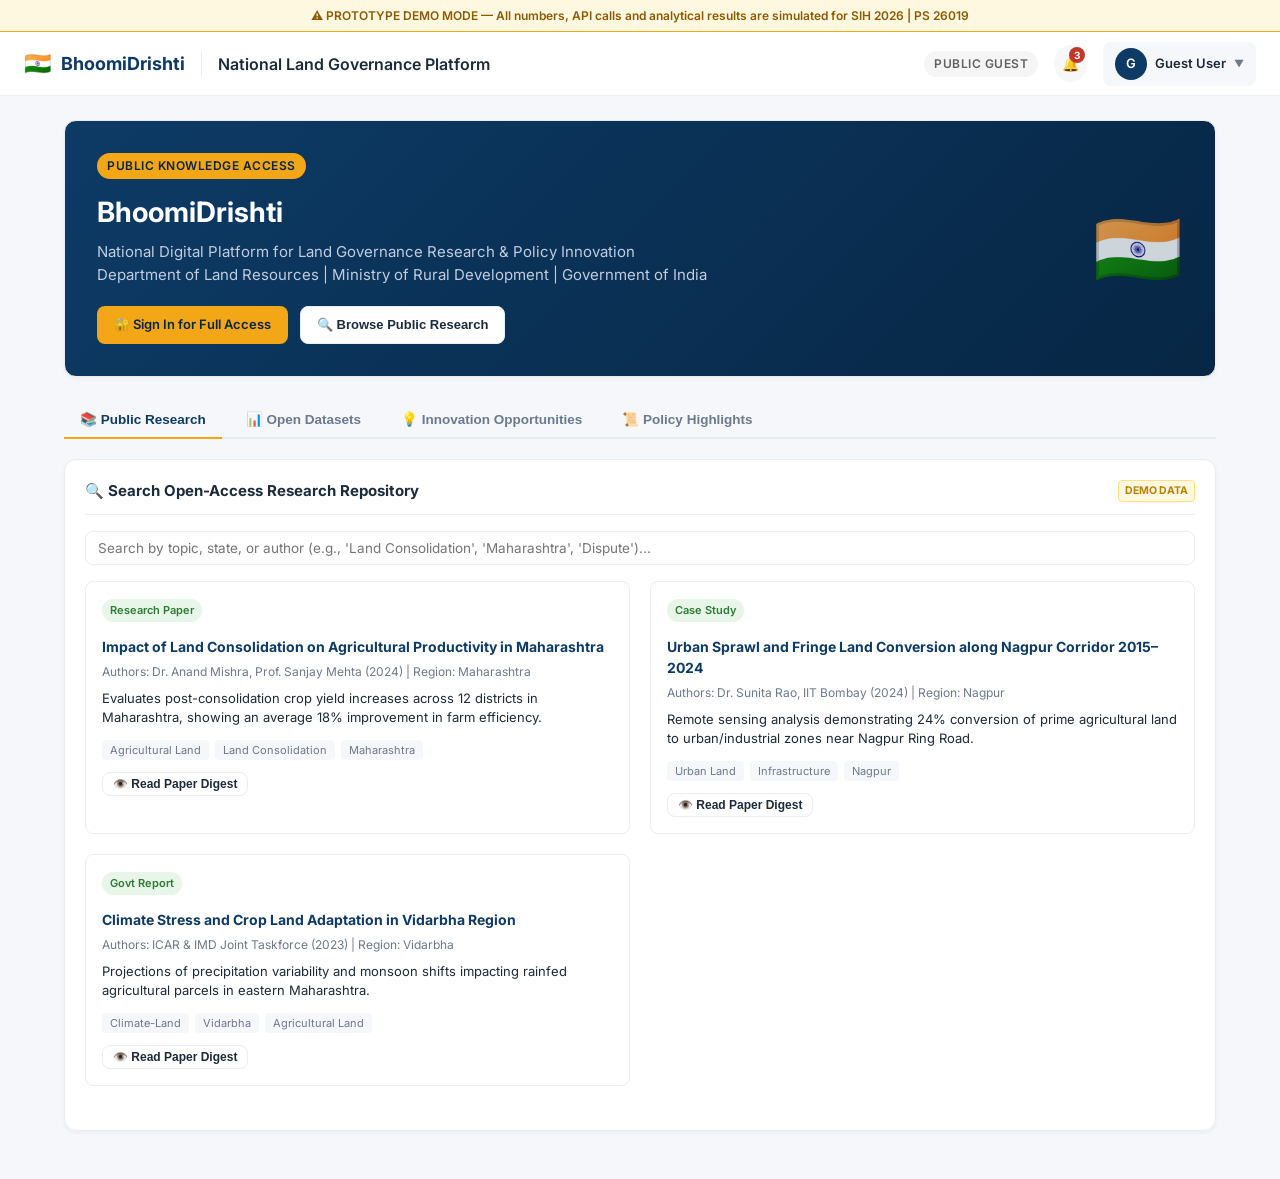
<file: public_portal.html>
<!DOCTYPE html>
<html lang="en">
<head>
  <meta charset="UTF-8">
  <meta name="viewport" content="width=device-width, initial-scale=1.0">
  <title>BhoomiDrishti — Public Guest Portal</title>
  <link rel="preconnect" href="https://fonts.googleapis.com">
  <link rel="preconnect" href="https://fonts.gstatic.com" crossorigin>
  <link href="https://fonts.googleapis.com/css2?family=Inter:wght@400;500;600;700&display=swap" rel="stylesheet">
  <link rel="stylesheet" href="css/style.css">
</head>
<body class="public-layout">

  <div class="layout-container" style="margin-top: calc(var(--header-height) + var(--banner-height));">
    <main class="main-content" style="margin-left: 0; max-width: 1200px; margin: 0 auto; padding: 24px;">
      
      <!-- HERO BANNER -->
      <div class="card" style="background: linear-gradient(135deg, #0D3B66 0%, #072644 100%); color: white; padding: 32px;">
        <div style="display: flex; justify-content: space-between; align-items: center;">
          <div>
            <span class="role-badge public" style="background: var(--accent-saffron); color: var(--primary-navy-dark); margin-bottom: 12px; display: inline-block;">
              PUBLIC KNOWLEDGE ACCESS
            </span>
            <h1 style="font-size: 28px; font-weight: 700; margin-bottom: 8px;">BhoomiDrishti</h1>
            <p style="font-size: 15px; color: #C0CDE0; max-width: 680px; margin-bottom: 20px;">
              National Digital Platform for Land Governance Research & Policy Innovation
              <br>Department of Land Resources | Ministry of Rural Development | Government of India
            </p>
            <div style="display: flex; gap: 12px;">
              <a href="index.html" class="btn btn-saffron">🔐 Sign In for Full Access</a>
              <button onclick="document.getElementById('public-search-section').scrollIntoView()" class="btn btn-secondary">🔍 Browse Public Research</button>
            </div>
          </div>
          <div style="font-size: 72px; opacity: 0.8;">🇮🇳</div>
        </div>
      </div>

      <!-- PUBLIC TABS -->
      <div class="nav-tabs">
        <button class="tab-link active" onclick="switchPublicTab('research')">📚 Public Research</button>
        <button class="tab-link" onclick="switchPublicTab('datasets')">📊 Open Datasets</button>
        <button class="tab-link" onclick="switchPublicTab('innovation')">💡 Innovation Opportunities</button>
        <button class="tab-link" onclick="switchPublicTab('policies')">📜 Policy Highlights</button>
      </div>

      <!-- TAB 1: PUBLIC RESEARCH -->
      <div id="tab-research" class="tab-pane active">
        <div id="public-search-section" class="card">
          <div class="card-header">
            <h3 class="card-title">🔍 Search Open-Access Research Repository</h3>
            <span class="demo-badge">DEMO DATA</span>
          </div>
          <div class="form-group">
            <input type="text" id="publicSearchInput" class="form-control" placeholder="Search by topic, state, or author (e.g., 'Land Consolidation', 'Maharashtra', 'Dispute')..." onkeyup="renderPublicResearch()">
          </div>
          <div id="publicDocsGrid" class="grid-2"></div>
        </div>
      </div>

      <!-- TAB 2: OPEN DATASETS -->
      <div id="tab-datasets" class="tab-pane">
        <div class="card">
          <div class="card-header">
            <h3 class="card-title">📊 Open Land-Governance Datasets</h3>
            <span class="demo-badge">PUBLIC ACCESS</span>
          </div>
          <p style="font-size: 13px; color: var(--text-muted); margin-bottom: 16px;">
            The following non-restricted datasets are published for open research and institutional analysis:
          </p>
          <div class="table-responsive">
            <table class="gov-table">
              <thead>
                <tr>
                  <th>Dataset Name</th>
                  <th>Source Agency</th>
                  <th>Coverage</th>
                  <th>Format</th>
                  <th>Classification</th>
                  <th>Action</th>
                </tr>
              </thead>
              <tbody>
                <tr>
                  <td>India Land Use Land Cover (LULC 2023)</td>
                  <td>ISRO NRSC</td>
                  <td>National</td>
                  <td>GeoTIFF / Vector</td>
                  <td><span class="status-pill status-active">Public</span></td>
                  <td><button onclick="BhoomiShared.showToast('Download started for LULC 2023 GeoTIFF dataset.', 'success')" class="btn btn-sm btn-secondary">⬇️ Download (2.4 GB)</button></td>
                </tr>
                <tr>
                  <td>Census District Demographics 2011</td>
                  <td>RGI India</td>
                  <td>National</td>
                  <td>CSV / GeoJSON</td>
                  <td><span class="status-pill status-active">Public</span></td>
                  <td><button onclick="BhoomiShared.showToast('Download started for Census District CSV.', 'success')" class="btn btn-sm btn-secondary">⬇️ Download (124 MB)</button></td>
                </tr>
                <tr>
                  <td>IMD 20-Year Rainfall Trend Series</td>
                  <td>MoES IMD</td>
                  <td>State-wise</td>
                  <td>CSV</td>
                  <td><span class="status-pill status-active">Public</span></td>
                  <td><button onclick="BhoomiShared.showToast('Download started for IMD Rainfall CSV.', 'success')" class="btn btn-sm btn-secondary">⬇️ Download (89 MB)</button></td>
                </tr>
              </tbody>
            </table>
          </div>
        </div>
      </div>

      <!-- TAB 3: INNOVATION HUB -->
      <div id="tab-innovation" class="tab-pane">
        <div class="card">
          <div class="card-header">
            <h3 class="card-title">💡 National Innovation Opportunities (Hackathons & Grants)</h3>
            <span class="demo-badge">OPEN CALLS</span>
          </div>
          <div class="grid-2">
            <div style="border: 1px solid var(--border-color); padding: 16px; border-radius: var(--radius-md);">
              <span class="status-pill status-active">REGISTRATION OPEN</span>
              <h4 style="color: var(--primary-navy); margin: 8px 0;">🏆 LandTech National Hackathon 2026</h4>
              <p style="font-size: 12.5px; color: var(--text-muted); margin-bottom: 12px;">Organizer: DoLR + NIC | Prize Pool: ₹10 Lakhs</p>
              <a href="index.html" class="btn btn-sm btn-primary">Login to Register Team</a>
            </div>
            <div style="border: 1px solid var(--border-color); padding: 16px; border-radius: var(--radius-md);">
              <span class="status-pill status-active">OPEN CALL</span>
              <h4 style="color: var(--primary-navy); margin: 8px 0;">💰 National Land Governance Research Grant</h4>
              <p style="font-size: 12.5px; color: var(--text-muted); margin-bottom: 12px;">Funding Body: DoLR / ICSSR | Up to ₹25 Lakhs per project</p>
              <a href="index.html" class="btn btn-sm btn-primary">Login to Submit Application</a>
            </div>
          </div>
        </div>
      </div>

      <!-- TAB 4: POLICY HIGHLIGHTS -->
      <div id="tab-policies" class="tab-pane">
        <div class="card">
          <div class="card-header">
            <h3 class="card-title">📜 Key Land Governance Policy Frameworks</h3>
            <span class="demo-badge">AUTHORITATIVE DIGEST</span>
          </div>
          <div id="publicPoliciesList" style="display: grid; gap: 16px;"></div>
        </div>
      </div>

    </main>
  </div>

  <script src="js/mockdata.js"></script>
  <script src="js/auth.js"></script>
  <script src="js/shared.js"></script>
  <script src="js/public.js"></script>
  <script>
    document.addEventListener("DOMContentLoaded", () => {
      BhoomiShared.init("public_portal.html", "welcome");
      renderPublicResearch();
      renderPublicPolicies();
    });

    function switchPublicTab(tabName) {
      document.querySelectorAll('.tab-link').forEach(btn => btn.classList.remove('active'));
      document.querySelectorAll('.tab-pane').forEach(pane => pane.classList.remove('active'));
      event.target.classList.add('active');
      document.getElementById('tab-' + tabName).classList.add('active');
    }
  </script>
</body>
</html>
</file>
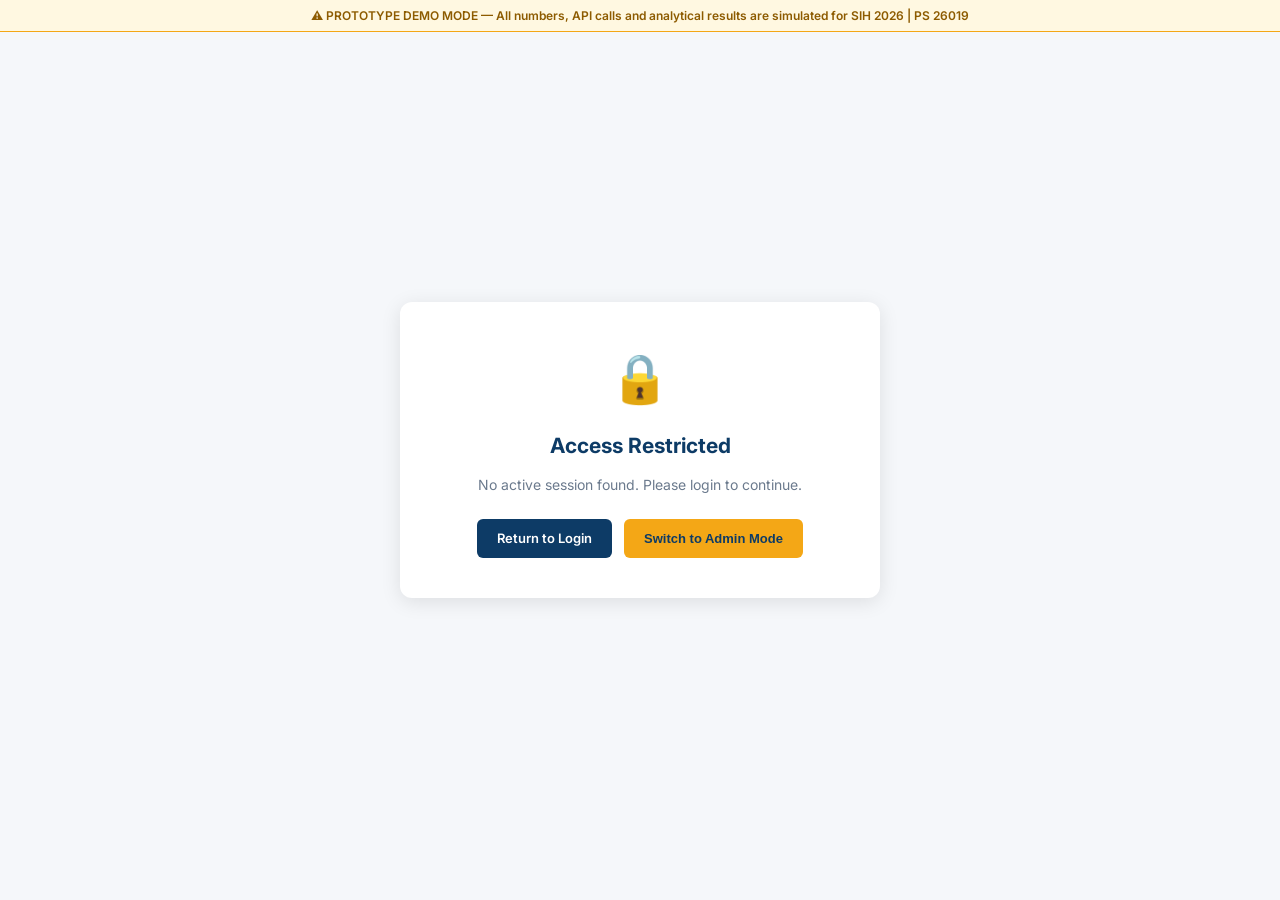
<file: research_dashboard.html>
<!DOCTYPE html>
<html lang="en">
<head>
  <meta charset="UTF-8">
  <meta name="viewport" content="width=device-width, initial-scale=1.0">
  <title>BhoomiDrishti — Research Officer Portal</title>
  <link rel="preconnect" href="https://fonts.googleapis.com">
  <link rel="preconnect" href="https://fonts.gstatic.com" crossorigin>
  <link href="https://fonts.googleapis.com/css2?family=Inter:wght@400;500;600;700&display=swap" rel="stylesheet">
  <link rel="stylesheet" href="css/style.css">
</head>
<body>

  <div class="layout-container">
    <main class="main-content">
      
      <div class="breadcrumb">
        <a href="research_dashboard.html">Home</a>
        <span class="breadcrumb-separator">></span>
        <span>Research & AI Analytics</span>
      </div>

      <div style="display: flex; justify-content: space-between; align-items: center; margin-bottom: 24px;">
        <div>
          <h1 class="page-header-title">Research Officer Dashboard</h1>
          <p class="page-header-subtitle">AI-assisted research search, literature synthesis, gap analysis, predictive modeling, and innovation hub</p>
        </div>
        <button onclick="openUploadModal()" class="btn btn-primary">📤 Upload Research Document</button>
      </div>

      <!-- NATIONAL INDICATORS: LAND DISPUTES & CLIMATE RESILIENCE (REQ 10, 11, 16) -->
      <div class="grid-2">
        <!-- DISPUTE STATS CARD -->
        <div class="card" style="margin-bottom: 0;">
          <div class="card-header">
            <h3 class="card-title">⚖️ Land Dispute Statistics (National)</h3>
            <span class="demo-badge">DEMO DATA</span>
          </div>
          <div style="display: flex; justify-content: space-between; align-items: center; margin-bottom: 12px;">
            <div>
              <span style="font-size: 24px; font-weight: 700; color: var(--primary-navy);" id="activeDisputesVal">2,847</span>
              <span style="font-size: 12px; color: var(--text-muted); display: block;">Active Disputes Tracked</span>
            </div>
            <span class="status-pill status-active">▼ 8.3% YoY Improvement</span>
          </div>
          <p style="font-size: 12px; color: var(--text-muted); margin-bottom: 12px;">Avg Resolution Time: <strong>14.2 months</strong> (prev: 16.8 months) | Digitized Records: <strong>74%</strong></p>
          <div style="font-size: 12px; background: var(--bg-main); padding: 10px; border-radius: var(--radius-md);">
            <strong>Top Dispute Category:</strong> Boundary Disputes (38%), Ownership Disputes (29%), Encroachment (19%)
          </div>
        </div>

        <!-- CLIMATE RESILIENCE CARD -->
        <div class="card" style="margin-bottom: 0;">
          <div class="card-header">
            <h3 class="card-title">🌡️ IMD Climate & Rainfall Risk Overlay</h3>
            <span class="demo-badge">IMD INTEGRATION</span>
          </div>
          <div style="display: flex; justify-content: space-between; align-items: center; margin-bottom: 12px;">
            <div>
              <span style="font-size: 24px; font-weight: 700; color: var(--primary-navy);">IMD Monsoon 2024</span>
              <span style="font-size: 11.5px; color: var(--text-muted); display: block;">Source: India Meteorological Department (IMD) API</span>
            </div>
            <span class="status-pill status-active">🟢 IMD Connected</span>
          </div>
          <div class="table-responsive">
            <table class="gov-table" style="font-size: 11.5px;">
              <thead>
                <tr><th>District</th><th>Rainfall (mm)</th><th>Departure</th><th>Category</th><th>Climate Risk Level</th></tr>
              </thead>
              <tbody>
                <tr><td>Nagpur</td><td>1184.2 mm</td><td><span class="trend-up">+12.3%</span></td><td><span class="status-pill status-info">Excess</span></td><td>Moderate Runoff Risk</td></tr>
                <tr><td>Mumbai City</td><td>2680.5 mm</td><td><span class="trend-up">+21.5%</span></td><td><span class="status-pill status-error">Large Excess</span></td><td>High Inundation Risk</td></tr>
                <tr><td>Thane</td><td>2840.1 mm</td><td><span class="trend-up">+17.8%</span></td><td><span class="status-pill status-warning">Excess</span></td><td>High Drainage Stress</td></tr>
                <tr><td>Aurangabad</td><td>510.2 mm</td><td><span class="trend-down">-24.4%</span></td><td><span class="status-pill status-error">Deficient</span></td><td>High Drought Risk</td></tr>
              </tbody>
            </table>
          </div>
        </div>
      </div>

      <!-- TABS FOR RESEARCH WORKFLOWS -->
      <div class="nav-tabs" style="margin-top: 24px;">
        <button class="tab-link active" onclick="switchResearchTab('search')">🔍 AI Search & Literature Synthesis</button>
        <button class="tab-link" onclick="switchResearchTab('gap')">🔬 AI Research Gap Finder (Req 14)</button>
        <button class="tab-link" onclick="switchResearchTab('predict')">🤖 AI Predictive Analytics (Req 14)</button>
        <button class="tab-link" onclick="switchResearchTab('innovation')">💡 Innovation Hub (Req 15)</button>
        <button class="tab-link" onclick="switchResearchTab('proposals')">📝 Research Proposals</button>
      </div>

      <!-- TAB 1: AI SEARCH & LITERATURE SYNTHESIS -->
      <div id="tab-search" class="tab-pane active">
        <div class="card">
          <div class="card-header">
            <h3 class="card-title">🔍 Semantic AI Research Search & Evidence RAG</h3>
            <span class="demo-badge">AI ASSISTED</span>
          </div>
          <div class="form-group" style="display: flex; gap: 12px;">
            <input type="text" id="aiQueryInput" class="form-control" placeholder="Ask a research question (e.g. 'What is the impact of SVAMITVA digital land records on dispute reduction?')...">
            <button onclick="runAiResearchSearch()" class="btn btn-primary" style="white-space: nowrap;">Search Repository</button>
          </div>

          <div id="aiSynthesisContainer" class="alert-box alert-info" style="display: none; flex-direction: column;">
            <div style="display: flex; justify-content: space-between; width: 100%; align-items: center;">
              <strong>🤖 AI GENERATED LITERATURE SYNTHESIS</strong>
              <span class="demo-badge">AI ANALYSIS</span>
            </div>
            <p id="aiSynthesisText" style="margin-top: 8px; font-size: 13px; line-height: 1.6;"></p>
            <div style="font-size: 11px; color: var(--text-muted); margin-top: 8px;">
              ⚠️ AI Generated output based on 4 indexed documents. Verify against authoritative legal & research papers.
            </div>
          </div>

          <div id="researchResultsGrid" class="grid-2"></div>
        </div>
      </div>

      <!-- TAB 2: AI RESEARCH GAP FINDER (REQ 14) -->
      <div id="tab-gap" class="tab-pane">
        <div class="card">
          <div class="card-header">
            <h3 class="card-title">🔬 AI Research Gap Finder</h3>
            <span class="demo-badge">REQUIREMENT 14</span>
          </div>
          <p style="font-size: 13px; color: var(--text-muted); margin-bottom: 16px;">
            Analyzes published literature to identify under-researched land governance topics where empirical studies are lacking:
          </p>
          <div class="grid-2">
            <div class="form-group">
              <label class="form-label">Select Domain Area</label>
              <select id="gapDomainSelect" class="form-control">
                <option value="Dispute Resolution">Dispute Resolution & Legal Frameworks</option>
                <option value="Urban Fringe">Urban-Rural Fringe Land Conversion</option>
                <option value="Climate Adaptation">Climate Risk & Agricultural Land Adaptation</option>
              </select>
            </div>
            <div class="form-group">
              <label class="form-label">Target State / Region</label>
              <select id="gapRegionSelect" class="form-control">
                <option value="Maharashtra">Maharashtra / Vidarbha</option>
                <option value="Central India">Central India Tribal Belt</option>
              </select>
            </div>
          </div>
          <button onclick="runResearchGapAnalysis()" class="btn btn-primary">Find Research Gaps</button>

          <div id="gapResultsContainer" style="margin-top: 20px;"></div>
        </div>
      </div>

      <!-- TAB 3: AI PREDICTIVE ANALYTICS (REQ 14) -->
      <div id="tab-predict" class="tab-pane">
        <div class="card">
          <div class="card-header">
            <h3 class="card-title">🤖 AI Predictive Outlook — Land Governance Trends</h3>
            <span class="demo-badge">REQUIREMENT 14</span>
          </div>
          <div class="grid-2">
            <div class="form-group">
              <label class="form-label">Indicator To Model</label>
              <select id="predictIndicatorSelect" class="form-control">
                <option value="agri">Agricultural Land Conversion Rate (2025–2030)</option>
                <option value="disputes">Land Dispute Resolution Time Horizon</option>
              </select>
            </div>
            <div class="form-group">
              <label class="form-label">Projection Horizon</label>
              <select class="form-control"><option>2030 Horizon</option><option>2035 Horizon</option></select>
            </div>
          </div>
          <button onclick="runPredictiveModel()" class="btn btn-primary">Generate AI Trend Projection</button>

          <div id="predictOutput" style="margin-top: 20px;"></div>
        </div>
      </div>

      <!-- TAB 4: INNOVATION HUB (REQ 15) -->
      <div id="tab-innovation" class="tab-pane">
        <div class="card">
          <div class="card-header">
            <h3 class="card-title">💡 BhoomiDrishti Innovation Hub (Requirement 15)</h3>
            <span class="demo-badge">NATIONAL OPPORTUNITIES</span>
          </div>
          <div class="grid-2">
            <!-- HACKATHONS -->
            <div style="border: 1px solid var(--border-color); padding: 16px; border-radius: var(--radius-md);">
              <span class="status-pill status-active">HACKATHON</span>
              <h4 style="color: var(--primary-navy); margin: 8px 0;">🏆 LandTech Hackathon 2026</h4>
              <p style="font-size: 12px; color: var(--text-muted); margin-bottom: 8px;">Organizer: DoLR + NIC | Prize Pool: ₹10 Lakhs</p>
              <p style="font-size: 13px;">Theme: AI-powered land dispute pre-screening and drone map analytics.</p>
              <button onclick="BhoomiShared.showToast('Hackathon registration details opened.', 'info')" class="btn btn-sm btn-primary" style="margin-top: 12px;">Register Team (87 Registered)</button>
            </div>

            <!-- GRANTS -->
            <div style="border: 1px solid var(--border-color); padding: 16px; border-radius: var(--radius-md);">
              <span class="status-pill status-active">RESEARCH GRANT</span>
              <h4 style="color: var(--primary-navy); margin: 8px 0;">💰 National Land Governance Research Grant</h4>
              <p style="font-size: 12px; color: var(--text-muted); margin-bottom: 8px;">Funding Body: DoLR / ICSSR | Amount: Up to ₹25 Lakhs</p>
              <p style="font-size: 13px;">Focus: Empirical evaluation of land tenure security and digitised revenue records.</p>
              <button onclick="BhoomiShared.showToast('Grant guidelines downloaded.', 'success')" class="btn btn-sm btn-primary" style="margin-top: 12px;">Apply / Download Guidelines</button>
            </div>
          </div>
        </div>
      </div>

      <!-- TAB 5: RESEARCH PROPOSALS -->
      <div id="tab-proposals" class="tab-pane">
        <div class="card">
          <div class="card-header">
            <h3 class="card-title">📝 Research Proposal Pipeline</h3>
            <button onclick="BhoomiShared.showToast('Submit Proposal modal dialog opened.', 'info')" class="btn btn-sm btn-primary">Submit New Proposal</button>
          </div>
          <div class="table-responsive">
            <table class="gov-table">
              <thead>
                <tr><th>Proposal Title</th><th>Lead Researcher</th><th>Institution</th><th>Status Pipeline</th><th>Action</th></tr>
              </thead>
              <tbody>
                <tr>
                  <td style="font-weight: 600; color: var(--primary-navy);">Impact Assessment of SVAMITVA in Tribal Districts</td>
                  <td>Dr. Rekha Gupta</td>
                  <td>IGIDR Mumbai</td>
                  <td><span class="status-pill status-syncing">🔵 Under Review</span></td>
                  <td><button onclick="BhoomiShared.showToast('Proposal details opened.', 'info')" class="btn btn-sm btn-secondary">Review</button></td>
                </tr>
                <tr>
                  <td style="font-weight: 600; color: var(--primary-navy);">Urban-Rural Land Transition Patterns</td>
                  <td>Prof. Sanjay Mehta</td>
                  <td>IIT Delhi</td>
                  <td><span class="status-pill status-active">🟢 Approved</span></td>
                  <td><button onclick="BhoomiShared.showToast('Project active.', 'info')" class="btn btn-sm btn-secondary">Workspace</button></td>
                </tr>
              </tbody>
            </table>
          </div>
        </div>
      </div>

    </main>
  </div>

  <script src="js/mockdata.js"></script>
  <script src="js/auth.js"></script>
  <script src="js/shared.js"></script>
  <script src="js/research.js"></script>
  <script>
    document.addEventListener("DOMContentLoaded", () => {
      BhoomiShared.init("research_dashboard.html", "overview");
      renderResearchResults();
    });

    function switchResearchTab(tabName) {
      document.querySelectorAll('.tab-link').forEach(btn => btn.classList.remove('active'));
      document.querySelectorAll('.tab-pane').forEach(pane => pane.classList.remove('active'));
      event.target.classList.add('active');
      document.getElementById('tab-' + tabName).classList.add('active');
    }
  </script>
</body>
</html>
</file>
<file: css/style.css>
/* ==========================================================================
   BhoomiDrishti — Complete Government Design System CSS
   SIH 2026 | PS 26019 | Department of Land Resources (DoLR), MoRD, GoI
   ========================================================================== */

/* --------------------------------------------------------------------------
   1. CORE VARIABLES & BASE STYLES
   -------------------------------------------------------------------------- */
:root {
  --primary-navy: #0D3B66;
  --primary-navy-dark: #072644;
  --secondary-green: #1A6B3C;
  --secondary-green-light: #E8F5E9;
  --accent-saffron: #F4A716;
  --accent-saffron-light: #FFF8E1;
  --bg-main: #F5F7FA;
  --card-bg: #FFFFFF;
  --text-primary: #1C2B3A;
  --text-muted: #6B7A8D;
  --border-color: #E8EDF2;
  --error-red: #C0392B;
  --error-red-light: #FFEBEE;
  --info-blue: #1976D2;
  --info-blue-light: #E3F2FD;
  --font-family: 'Inter', -apple-system, BlinkMacSystemFont, "Segoe UI", Roboto, sans-serif;
  --sidebar-width: 240px;
  --header-height: 64px;
  --banner-height: 32px;
  --shadow-sm: 0 2px 4px rgba(0,0,0,0.04);
  --shadow-md: 0 4px 12px rgba(0,0,0,0.08);
  --shadow-lg: 0 8px 24px rgba(0,0,0,0.12);
  --radius-sm: 4px;
  --radius-md: 8px;
  --radius-lg: 12px;
  --transition: all 0.2s cubic-bezier(0.4, 0, 0.2, 1);
}

* {
  box-sizing: border-box;
  margin: 0;
  padding: 0;
}

body {
  font-family: var(--font-family);
  font-size: 14px;
  line-height: 1.5;
  color: var(--text-primary);
  background-color: var(--bg-main);
  -webkit-font-smoothing: antialiased;
}

/* --------------------------------------------------------------------------
   2. DEMO BANNER & HEADER
   -------------------------------------------------------------------------- */
.demo-banner {
  height: var(--banner-height);
  background-color: var(--accent-saffron-light);
  border-bottom: 1px solid var(--accent-saffron);
  color: #8D5B00;
  font-size: 12px;
  font-weight: 600;
  display: flex;
  align-items: center;
  justify-content: center;
  padding: 0 16px;
  position: fixed;
  top: 0;
  left: 0;
  right: 0;
  z-index: 1100;
}

.guest-banner {
  background-color: #FFF3E0;
  border-bottom: 1px solid #FFE0B2;
  color: #E65100;
}

.main-header {
  height: var(--header-height);
  background-color: #FFFFFF;
  border-bottom: 1px solid var(--border-color);
  display: flex;
  align-items: center;
  justify-content: space-between;
  padding: 0 24px;
  position: fixed;
  top: var(--banner-height);
  left: 0;
  right: 0;
  z-index: 1000;
}

.header-left {
  display: flex;
  align-items: center;
  gap: 16px;
}

.brand-logo {
  display: flex;
  align-items: center;
  gap: 10px;
  font-weight: 700;
  font-size: 18px;
  color: var(--primary-navy);
  text-decoration: none;
}

.brand-logo .flag-icon {
  font-size: 22px;
}

.page-title-header {
  font-size: 16px;
  font-weight: 600;
  color: var(--text-primary);
  padding-left: 16px;
  border-left: 1px solid var(--border-color);
}

.header-right {
  display: flex;
  align-items: center;
  gap: 16px;
}

.role-badge {
  padding: 4px 10px;
  border-radius: 20px;
  font-size: 12px;
  font-weight: 600;
  text-transform: uppercase;
  letter-spacing: 0.5px;
}

.role-badge.admin { background: #E3F2FD; color: #1565C0; }
.role-badge.data { background: #E8F5E9; color: #2E7D32; }
.role-badge.research { background: #FFF3E0; color: #E65100; }
.role-badge.policy { background: #F3E5F5; color: #7B1FA2; }
.role-badge.decision { background: #E0F7FA; color: #00838F; }
.role-badge.external { background: #ECEFF1; color: #37474F; }
.role-badge.public { background: #F5F5F5; color: #616161; }

.notification-bell {
  position: relative;
  cursor: pointer;
  padding: 8px;
  border-radius: 50%;
  background: var(--bg-main);
  transition: var(--transition);
}

.notification-bell:hover {
  background: var(--border-color);
}

.notification-badge {
  position: absolute;
  top: 2px;
  right: 2px;
  background: var(--error-red);
  color: white;
  font-size: 10px;
  font-weight: 700;
  width: 16px;
  height: 16px;
  border-radius: 50%;
  display: flex;
  align-items: center;
  justify-content: center;
}

.user-menu-trigger {
  display: flex;
  align-items: center;
  gap: 8px;
  cursor: pointer;
  padding: 6px 12px;
  border-radius: var(--radius-md);
  transition: var(--transition);
  background: var(--bg-main);
}

.user-menu-trigger:hover {
  background: var(--border-color);
}

.user-avatar {
  width: 32px;
  height: 32px;
  border-radius: 50%;
  background: var(--primary-navy);
  color: white;
  display: flex;
  align-items: center;
  justify-content: center;
  font-weight: 600;
  font-size: 13px;
}

/* --------------------------------------------------------------------------
   3. SIDEBAR NAVIGATION
   -------------------------------------------------------------------------- */
.layout-container {
  display: flex;
  margin-top: calc(var(--header-height) + var(--banner-height));
  min-height: calc(100vh - var(--header-height) - var(--banner-height));
}

.sidebar {
  width: var(--sidebar-width);
  background: var(--primary-navy);
  color: #FFFFFF;
  position: fixed;
  top: calc(var(--header-height) + var(--banner-height));
  bottom: 0;
  left: 0;
  display: flex;
  flex-direction: column;
  justify-content: space-between;
  z-index: 900;
  transition: var(--transition);
  overflow-y: auto;
}

.sidebar-nav {
  list-style: none;
  padding: 16px 0;
}

.nav-item {
  margin-bottom: 4px;
}

.nav-link {
  display: flex;
  align-items: center;
  gap: 12px;
  padding: 12px 20px;
  color: #C0CDE0;
  text-decoration: none;
  font-weight: 500;
  font-size: 13.5px;
  transition: var(--transition);
  border-left: 3px solid transparent;
}

.nav-link:hover {
  background: rgba(255, 255, 255, 0.08);
  color: #FFFFFF;
}

.nav-link.active {
  background: rgba(244, 167, 22, 0.15);
  color: var(--accent-saffron);
  border-left-color: var(--accent-saffron);
  font-weight: 600;
}

.nav-icon {
  font-size: 16px;
  width: 20px;
  text-align: center;
}

.sidebar-footer {
  padding: 16px;
  border-top: 1px solid rgba(255, 255, 255, 0.1);
  background: var(--primary-navy-dark);
}

.active-project-card {
  background: rgba(255, 255, 255, 0.06);
  border: 1px solid rgba(255, 255, 255, 0.12);
  border-radius: var(--radius-md);
  padding: 10px 12px;
  font-size: 11.5px;
}

.active-project-card .project-title {
  font-weight: 600;
  color: var(--accent-saffron);
  margin-top: 2px;
}

.main-content {
  margin-left: var(--sidebar-width);
  flex: 1;
  padding: 24px 32px;
  max-width: calc(100vw - var(--sidebar-width));
}

.public-layout .main-content {
  margin-left: 0;
  max-width: 100vw;
}

/* --------------------------------------------------------------------------
   4. BREADCRUMBS & SECTION HEADINGS
   -------------------------------------------------------------------------- */
.breadcrumb {
  display: flex;
  align-items: center;
  gap: 8px;
  font-size: 12px;
  color: var(--text-muted);
  margin-bottom: 16px;
}

.breadcrumb a {
  color: var(--text-muted);
  text-decoration: none;
}

.breadcrumb a:hover {
  color: var(--primary-navy);
}

.breadcrumb-separator {
  color: #B0BEC5;
}

.page-header-title {
  font-size: 22px;
  font-weight: 700;
  color: var(--text-primary);
  margin-bottom: 4px;
}

.page-header-subtitle {
  font-size: 13px;
  color: var(--text-muted);
  margin-bottom: 24px;
}

/* --------------------------------------------------------------------------
   5. CARDS, GRIDS & LAYOUTS
   -------------------------------------------------------------------------- */
.grid-4 { display: grid; grid-template-columns: repeat(4, 1fr); gap: 20px; margin-bottom: 24px; }
.grid-3 { display: grid; grid-template-columns: repeat(3, 1fr); gap: 20px; margin-bottom: 24px; }
.grid-2 { display: grid; grid-template-columns: repeat(2, 1fr); gap: 20px; margin-bottom: 24px; }

.card {
  background: var(--card-bg);
  border-radius: var(--radius-lg);
  border: 1px solid var(--border-color);
  box-shadow: var(--shadow-sm);
  padding: 20px;
  margin-bottom: 24px;
}

.card-header {
  display: flex;
  align-items: center;
  justify-content: space-between;
  margin-bottom: 16px;
  padding-bottom: 12px;
  border-bottom: 1px solid var(--border-color);
}

.card-title {
  font-size: 15px;
  font-weight: 700;
  color: var(--text-primary);
  display: flex;
  align-items: center;
  gap: 8px;
}

.stat-card {
  background: var(--card-bg);
  border-radius: var(--radius-lg);
  border: 1px solid var(--border-color);
  padding: 20px;
  display: flex;
  flex-direction: column;
  box-shadow: var(--shadow-sm);
}

.stat-header {
  font-size: 12px;
  font-weight: 600;
  color: var(--text-muted);
  text-transform: uppercase;
  letter-spacing: 0.5px;
  margin-bottom: 8px;
}

.stat-value {
  font-size: 26px;
  font-weight: 700;
  color: var(--primary-navy);
  margin-bottom: 4px;
}

.stat-footer {
  font-size: 12px;
  display: flex;
  align-items: center;
  gap: 6px;
}

.trend-up { color: var(--secondary-green); font-weight: 600; }
.trend-down { color: var(--error-red); font-weight: 600; }

/* --------------------------------------------------------------------------
   6. BADGES, PILLS & ALERTS
   -------------------------------------------------------------------------- */
.demo-badge {
  display: inline-flex;
  align-items: center;
  gap: 4px;
  background: #FFF8E1;
  border: 1px solid #FFE082;
  color: #B78103;
  font-size: 10.5px;
  font-weight: 700;
  padding: 2px 6px;
  border-radius: 4px;
  text-transform: uppercase;
}

.status-pill {
  display: inline-flex;
  align-items: center;
  gap: 4px;
  padding: 3px 8px;
  border-radius: 12px;
  font-size: 11px;
  font-weight: 600;
}

.status-active, .status-completed, .status-connected { background: #E8F5E9; color: #2E7D32; }
.status-partial, .status-warning, .status-syncing { background: #FFF8E1; color: #F57F17; }
.status-error, .status-degraded, .status-high { background: #FFEBEE; color: #C62828; }
.status-draft, .status-info, .status-planned { background: #E3F2FD; color: #1565C0; }

.alert-box {
  padding: 14px 18px;
  border-radius: var(--radius-md);
  margin-bottom: 20px;
  font-size: 13px;
  display: flex;
  gap: 12px;
  align-items: flex-start;
}

.alert-info { background: var(--info-blue-light); border: 1px solid #90CAF9; color: #0D47A1; }
.alert-warning { background: var(--accent-saffron-light); border: 1px solid #FFE082; color: #8D5B00; }
.alert-danger { background: var(--error-red-light); border: 1px solid #EF9A9A; color: #B71C1C; }
.alert-success { background: var(--secondary-green-light); border: 1px solid #A5D6A7; color: #1B5E20; }

/* --------------------------------------------------------------------------
   7. BUTTONS & FORMS
   -------------------------------------------------------------------------- */
.btn {
  display: inline-flex;
  align-items: center;
  justify-content: center;
  gap: 8px;
  padding: 8px 16px;
  border-radius: var(--radius-md);
  font-size: 13px;
  font-weight: 600;
  cursor: pointer;
  transition: var(--transition);
  border: 1px solid transparent;
  text-decoration: none;
}

.btn-primary {
  background: var(--primary-navy);
  color: white;
}

.btn-primary:hover {
  background: var(--primary-navy-dark);
}

.btn-secondary {
  background: white;
  border-color: var(--border-color);
  color: var(--text-primary);
}

.btn-secondary:hover {
  background: var(--bg-main);
}

.btn-saffron {
  background: var(--accent-saffron);
  color: var(--primary-navy-dark);
}

.btn-saffron:hover {
  background: #E0960B;
}

.btn-sm {
  padding: 4px 10px;
  font-size: 12px;
}

.btn-block {
  width: 100%;
}

.form-group {
  margin-bottom: 16px;
}

.form-label {
  display: block;
  font-size: 12.5px;
  font-weight: 600;
  color: var(--text-primary);
  margin-bottom: 6px;
}

.form-control {
  width: 100%;
  padding: 8px 12px;
  border: 1px solid var(--border-color);
  border-radius: var(--radius-md);
  font-family: inherit;
  font-size: 13.5px;
  color: var(--text-primary);
  background: white;
  transition: var(--transition);
}

.form-control:focus {
  outline: none;
  border-color: var(--primary-navy);
  box-shadow: 0 0 0 3px rgba(13, 59, 102, 0.1);
}

textarea.form-control {
  resize: vertical;
  min-height: 80px;
}

/* --------------------------------------------------------------------------
   8. TABLES & DATA LISTS
   -------------------------------------------------------------------------- */
.table-responsive {
  width: 100%;
  overflow-x: auto;
}

.gov-table {
  width: 100%;
  border-collapse: collapse;
  font-size: 13px;
  text-align: left;
}

.gov-table th {
  background: var(--bg-main);
  color: var(--text-primary);
  font-weight: 600;
  padding: 10px 14px;
  border-bottom: 2px solid var(--border-color);
  white-space: nowrap;
}

.gov-table td {
  padding: 12px 14px;
  border-bottom: 1px solid var(--border-color);
  color: var(--text-primary);
}

.gov-table tbody tr:hover {
  background-color: #F8FAFC;
}

/* --------------------------------------------------------------------------
   9. MODALS, TOASTS & OVERLAYS
   -------------------------------------------------------------------------- */
.modal-backdrop {
  position: fixed;
  top: 0; left: 0; right: 0; bottom: 0;
  background: rgba(13, 27, 42, 0.6);
  z-index: 1200;
  display: flex;
  align-items: center;
  justify-content: center;
  opacity: 0;
  pointer-events: none;
  transition: var(--transition);
}

.modal-backdrop.active {
  opacity: 1;
  pointer-events: auto;
}

.modal-dialog {
  background: white;
  border-radius: var(--radius-lg);
  width: 90%;
  max-width: 600px;
  max-height: 90vh;
  overflow-y: auto;
  box-shadow: var(--shadow-lg);
  transform: translateY(20px);
  transition: var(--transition);
}

.modal-backdrop.active .modal-dialog {
  transform: translateY(0);
}

.modal-header {
  padding: 16px 24px;
  border-bottom: 1px solid var(--border-color);
  display: flex;
  align-items: center;
  justify-content: space-between;
}

.modal-title {
  font-size: 16px;
  font-weight: 700;
  color: var(--primary-navy);
}

.modal-close {
  background: none;
  border: none;
  font-size: 20px;
  cursor: pointer;
  color: var(--text-muted);
}

.modal-body {
  padding: 24px;
}

.modal-footer {
  padding: 16px 24px;
  border-top: 1px solid var(--border-color);
  display: flex;
  justify-content: flex-end;
  gap: 12px;
}

#toast-container {
  position: fixed;
  top: 20px;
  right: 20px;
  z-index: 2000;
  display: flex;
  flex-direction: column;
  gap: 10px;
}

.toast {
  background: white;
  border-radius: var(--radius-md);
  padding: 12px 18px;
  box-shadow: var(--shadow-lg);
  display: flex;
  align-items: center;
  gap: 12px;
  min-width: 280px;
  border-left: 4px solid var(--info-blue);
  animation: slideIn 0.3s forwards;
}

.toast.toast-success { border-left-color: var(--secondary-green); }
.toast.toast-error { border-left-color: var(--error-red); }
.toast.toast-warning { border-left-color: var(--accent-saffron); }

@keyframes slideIn {
  from { transform: translateX(100%); opacity: 0; }
  to { transform: translateX(0); opacity: 1; }
}

/* --------------------------------------------------------------------------
   10. TABS & PROGRESS BARS
   -------------------------------------------------------------------------- */
.nav-tabs {
  display: flex;
  border-bottom: 2px solid var(--border-color);
  margin-bottom: 20px;
  gap: 8px;
}

.tab-link {
  padding: 10px 16px;
  background: none;
  border: none;
  font-size: 13.5px;
  font-weight: 600;
  color: var(--text-muted);
  cursor: pointer;
  border-bottom: 2px solid transparent;
  margin-bottom: -2px;
  transition: var(--transition);
}

.tab-link:hover {
  color: var(--primary-navy);
}

.tab-link.active {
  color: var(--primary-navy);
  border-bottom-color: var(--accent-saffron);
}

.tab-pane {
  display: none;
}

.tab-pane.active {
  display: block;
}

.progress-bar-bg {
  width: 100%;
  height: 8px;
  background: var(--border-color);
  border-radius: 4px;
  overflow: hidden;
}

.progress-bar-fill {
  height: 100%;
  background: var(--primary-navy);
  border-radius: 4px;
  transition: width 0.4s ease;
}

/* --------------------------------------------------------------------------
   11. PRINT STYLESHEET
   -------------------------------------------------------------------------- */
@media print {
  .demo-banner, .main-header, .sidebar, .breadcrumb, .btn, #toast-container {
    display: none !important;
  }
  .main-content {
    margin: 0 !important;
    padding: 0 !important;
    max-width: 100% !important;
  }
  .card {
    box-shadow: none !important;
    border: 1px solid #000 !important;
    page-break-inside: avoid;
  }
}
</file>
